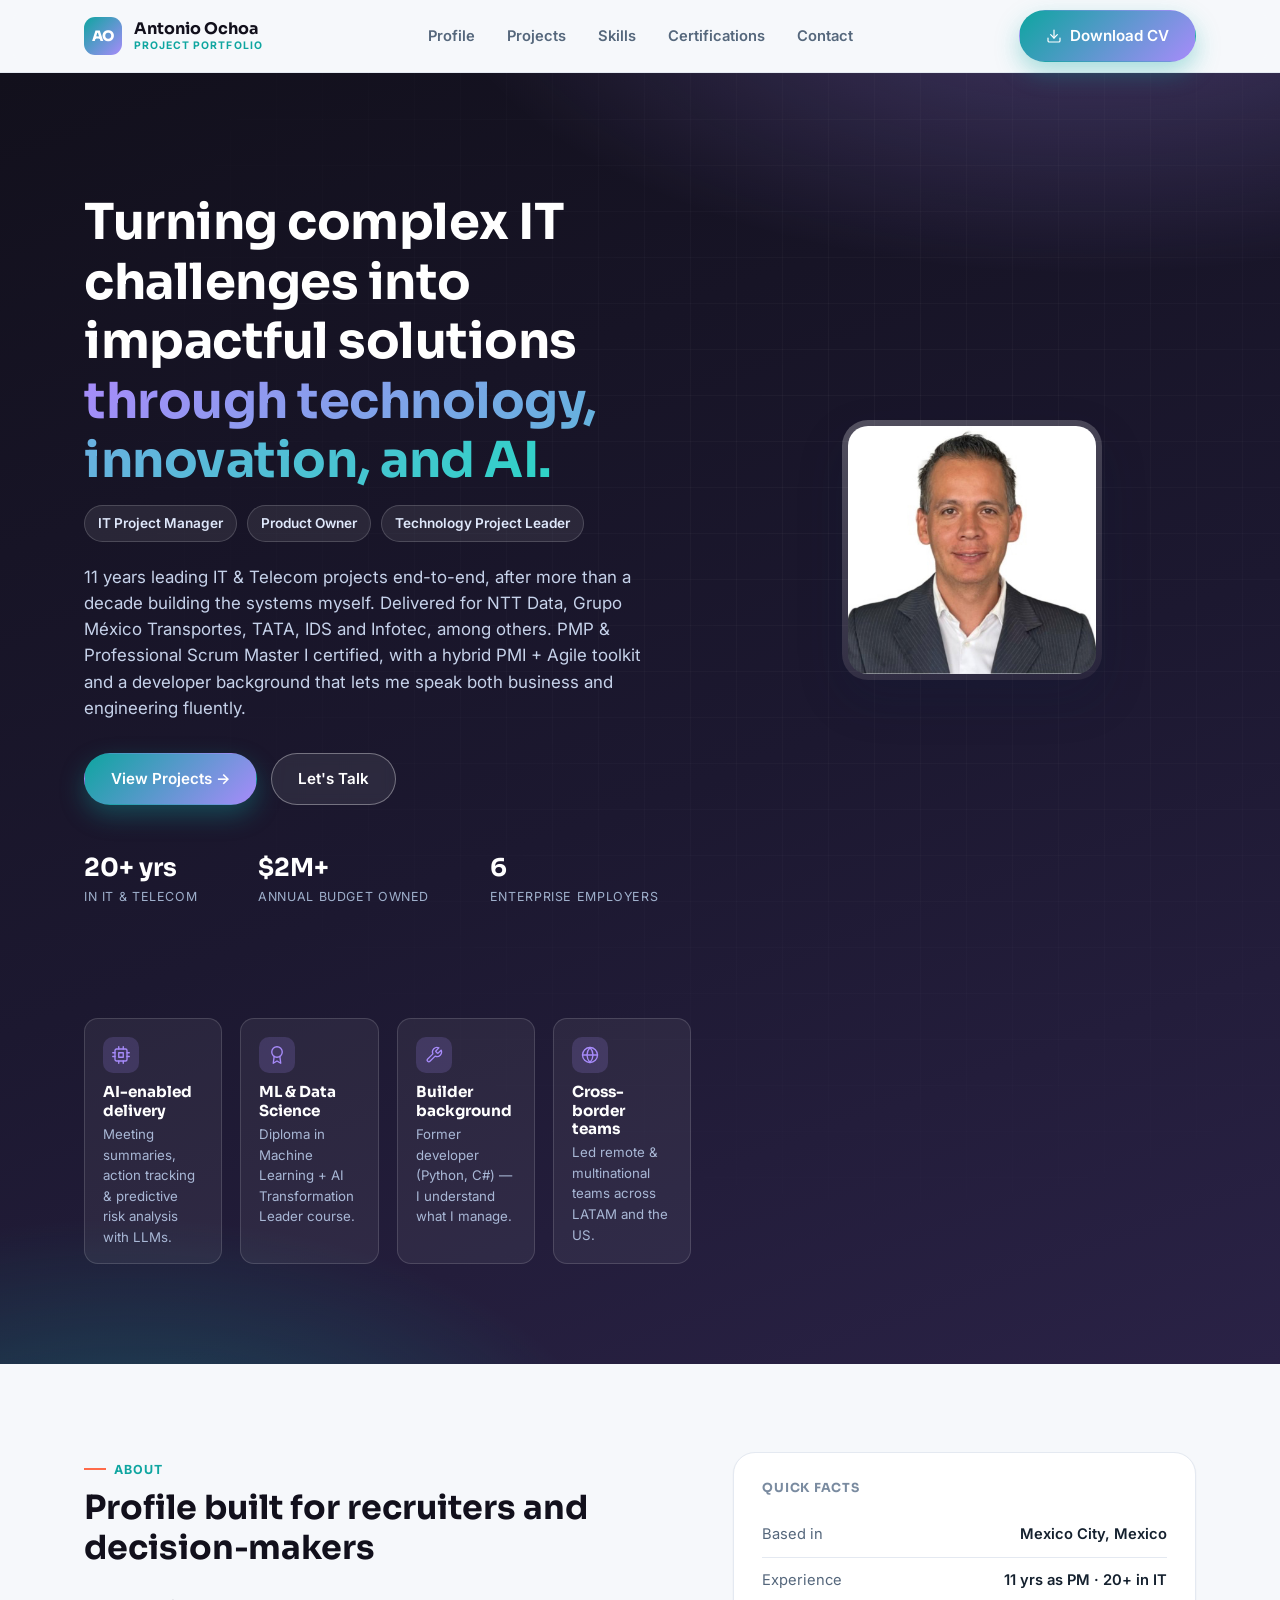
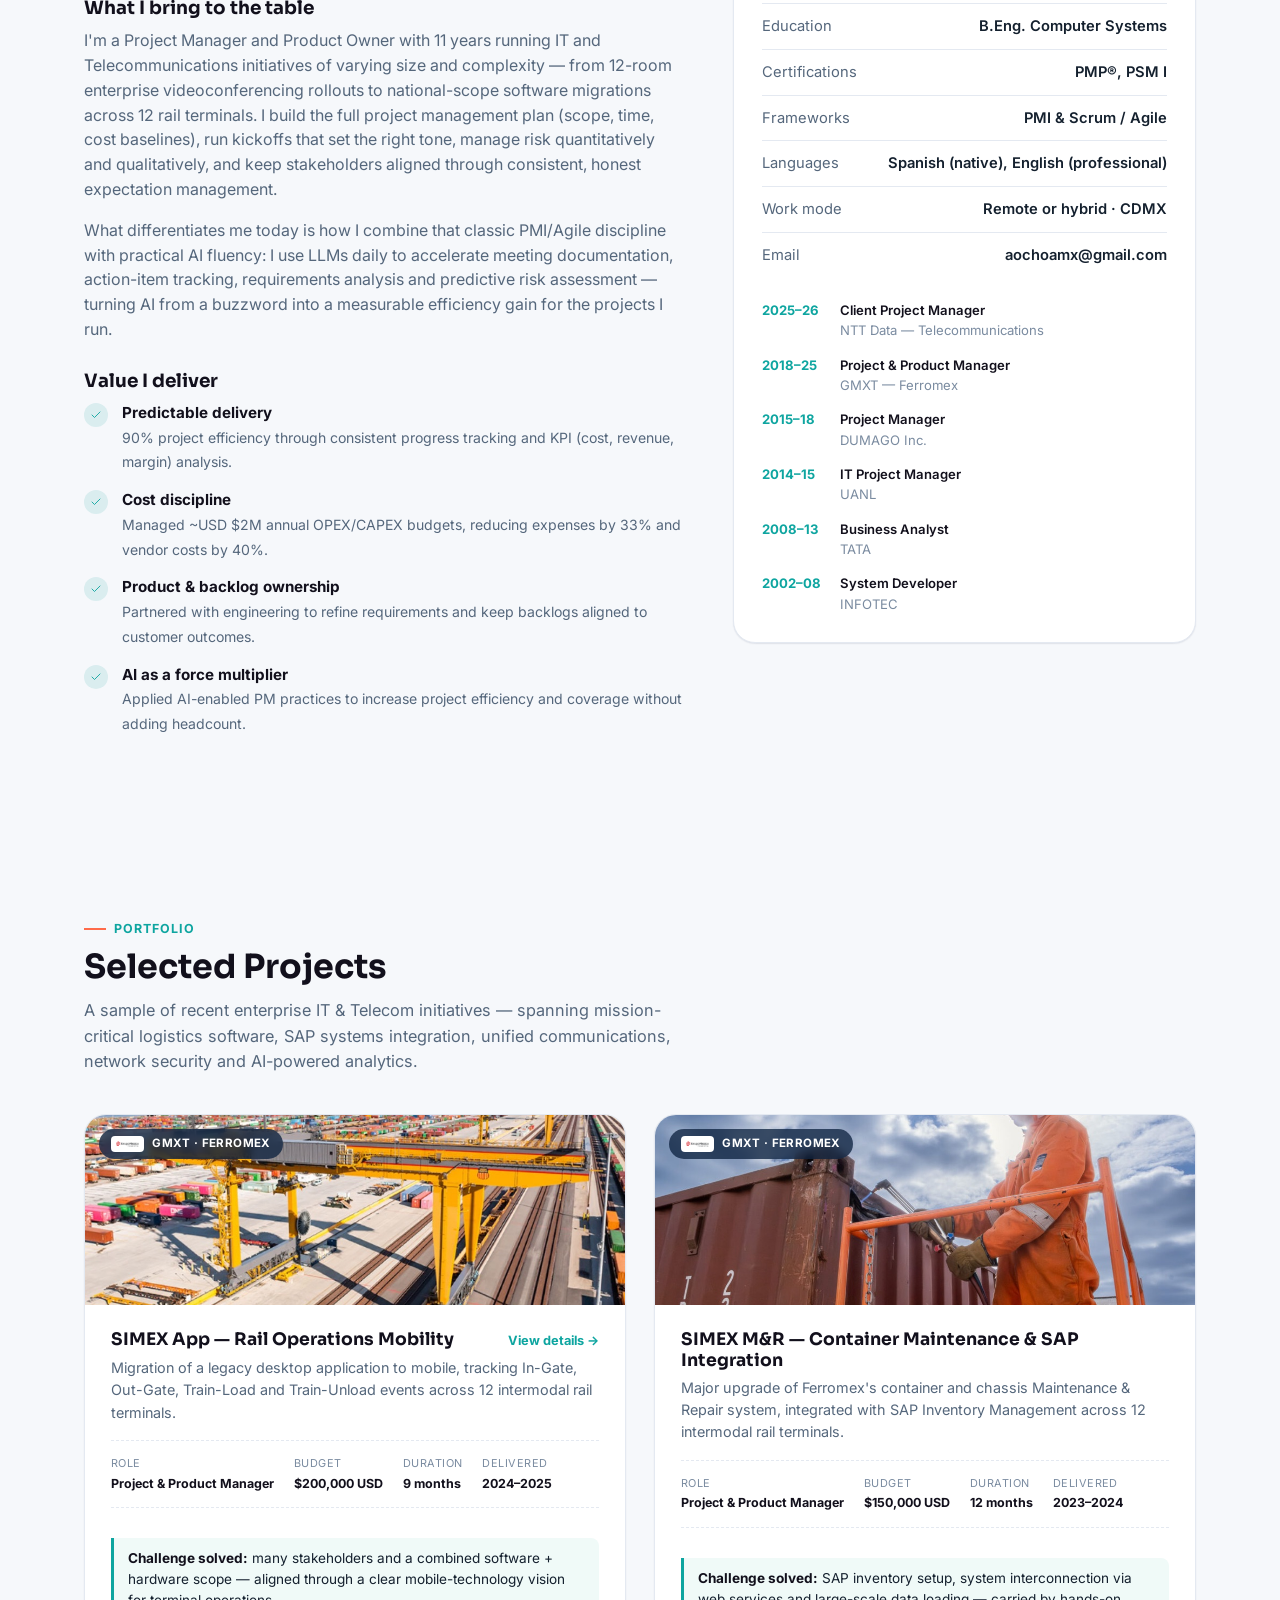
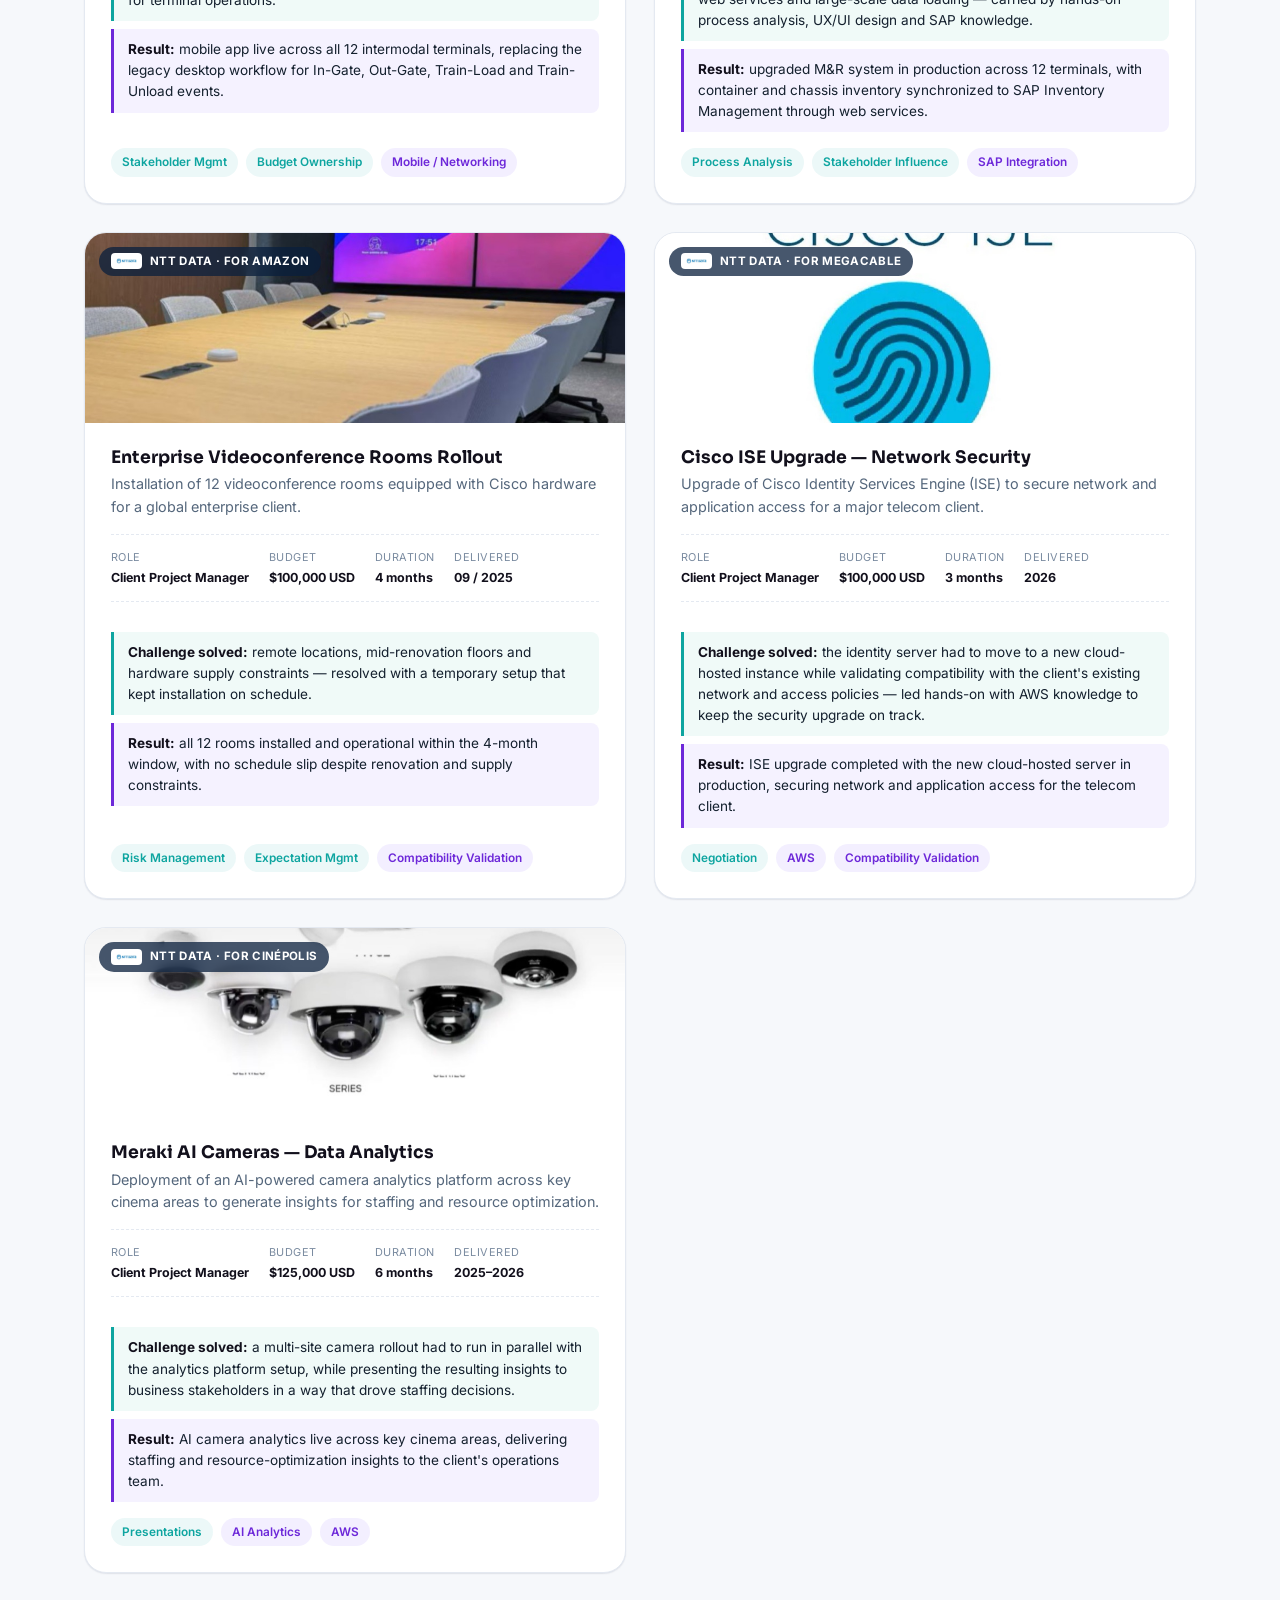
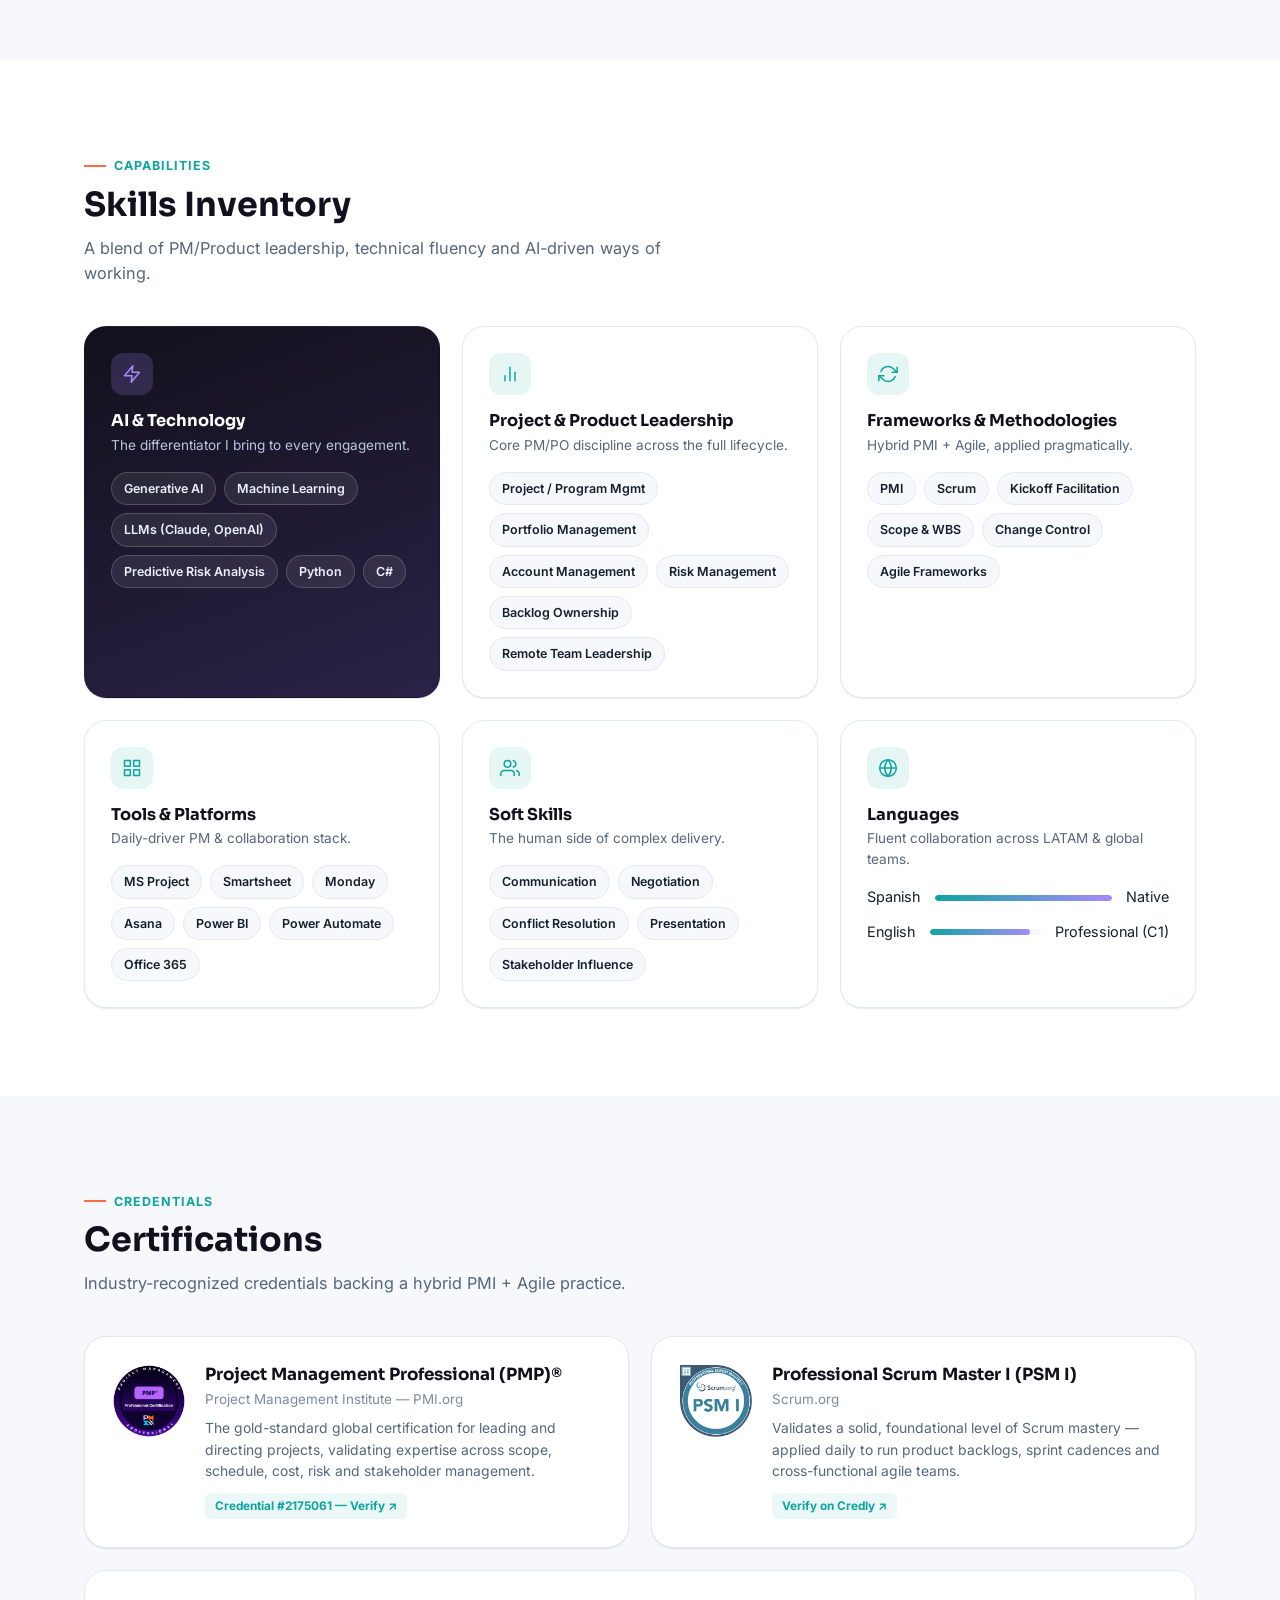
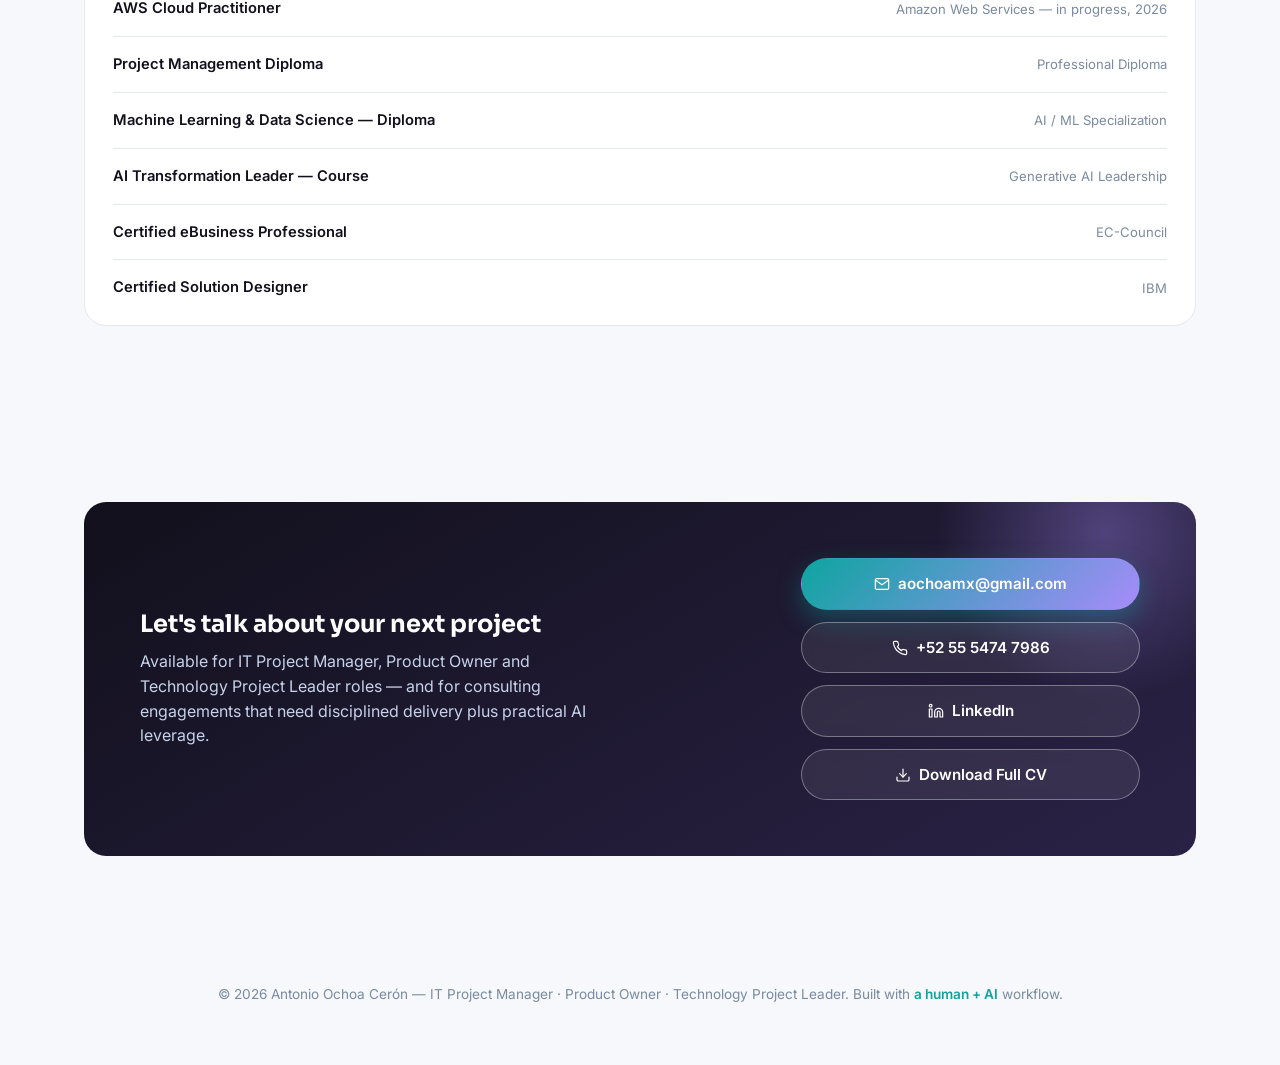
<file: index.html>
<!DOCTYPE html>
<html lang="en">
<head>
<meta charset="UTF-8">
<meta name="viewport" content="width=device-width, initial-scale=1.0">
<title>Antonio Ochoa — IT Project Manager &amp; Product Owner</title>
<meta name="description" content="Antonio Ochoa — IT Project Manager and Product Manager. 11 years delivering enterprise IT &amp; Telecom projects for NTT Data, Grupo México Transportes and TATA. PMP® and PSM I certified.">
<link rel="canonical" href="https://portfoliosf.aochoamx.workers.dev/">

<meta property="og:type" content="website">
<meta property="og:url" content="https://portfoliosf.aochoamx.workers.dev/">
<meta property="og:title" content="Antonio Ochoa — IT Project Manager &amp; Product Owner">
<meta property="og:description" content="11 years delivering enterprise IT &amp; Telecom projects for NTT Data, Grupo México Transportes and TATA. PMP® and PSM I certified.">
<meta property="og:image" content="https://portfoliosf.aochoamx.workers.dev/images/og-card.jpg">
<meta property="og:image:width" content="1200">
<meta property="og:image:height" content="630">
<meta property="og:image:alt" content="Antonio Ochoa — IT Project Manager and Product Owner">
<meta property="og:locale" content="en_US">

<meta name="twitter:card" content="summary_large_image">
<meta name="twitter:title" content="Antonio Ochoa — IT Project Manager &amp; Product Owner">
<meta name="twitter:description" content="11 years delivering enterprise IT &amp; Telecom projects for NTT Data, Grupo México Transportes and TATA. PMP® and PSM I certified.">
<meta name="twitter:image" content="https://portfoliosf.aochoamx.workers.dev/images/og-card.jpg">

<link rel="icon" href="favicon.svg" type="image/svg+xml">
<link rel="icon" href="favicon-32.png" sizes="32x32" type="image/png">
<link rel="apple-touch-icon" href="apple-touch-icon.png">
<link rel="preconnect" href="https://fonts.googleapis.com">
<link rel="preconnect" href="https://fonts.gstatic.com" crossorigin>
<link href="https://fonts.googleapis.com/css2?family=Inter:wght@400;500;600;700;800&family=Sora:wght@600;700;800&display=swap" rel="stylesheet">
<link rel="stylesheet" href="styles.css?v=20260922">

<script type="application/ld+json">
{
  "@context": "https://schema.org",
  "@type": "Person",
  "name": "Antonio Ochoa Cerón",
  "alternateName": "Antonio Ochoa",
  "jobTitle": "IT Project Manager",
  "description": "IT & Telecom Project Manager and Product Owner with 11 years leading enterprise projects. PMP and PSM I certified.",
  "url": "https://portfoliosf.aochoamx.workers.dev/",
  "image": "https://portfoliosf.aochoamx.workers.dev/images/profile-photo.jpg",
  "email": "mailto:aochoamx@gmail.com",
  "address": { "@type": "PostalAddress", "addressLocality": "Mexico City", "addressCountry": "MX" },
  "knowsLanguage": ["es", "en"],
  "hasCredential": [
    { "@type": "EducationalOccupationalCredential", "name": "Project Management Professional (PMP)", "credentialCategory": "certification", "recognizedBy": { "@type": "Organization", "name": "Project Management Institute" }, "url": "https://www.credly.com/badges/3a73d89c-10b9-4aa2-80af-96a538b14071" },
    { "@type": "EducationalOccupationalCredential", "name": "Professional Scrum Master I (PSM I)", "credentialCategory": "certification", "recognizedBy": { "@type": "Organization", "name": "Scrum.org" }, "url": "https://www.credly.com/badges/aee36dc9-8a92-43cd-8da9-2d4babbbb78f" }
  ],
  "sameAs": ["https://www.linkedin.com/in/aochoamx1"]
}
</script>
</head>
<body>

<a class="skip-link" href="#profile">Skip to content</a>

<header class="navbar">
  <div class="container">
    <a href="#top" class="brand">
      <span class="brand-mark">AO</span>
      <span class="brand-text">
        <span class="brand-name">Antonio Ochoa</span>
        <span class="brand-tag">Project Portfolio</span>
      </span>
    </a>
    <nav class="nav-links" id="primary-nav" aria-label="Primary">
      <a href="#profile">Profile</a>
      <a href="#projects">Projects</a>
      <a href="#skills">Skills</a>
      <a href="#certifications">Certifications</a>
      <a href="#contact">Contact</a>
    </nav>
    <div class="nav-cta">
      <a href="Antonio-Ochoa-CV.pdf?v=20260924b" class="btn btn-primary" download><svg width="16" height="16" viewBox="0 0 24 24" fill="none" stroke="currentColor" stroke-width="1.8" stroke-linecap="round" stroke-linejoin="round"><path d="M21 15v4a2 2 0 0 1-2 2H5a2 2 0 0 1-2-2v-4"></path><polyline points="7 10 12 15 17 10"></polyline><line x1="12" y1="15" x2="12" y2="3"></line></svg> <span class="btn-label">Download CV</span></a>
    </div>
    <button class="nav-toggle" aria-label="Open menu" aria-expanded="false" aria-controls="primary-nav"><span></span><span></span><span></span></button>
  </div>
</header>

<main id="top">

  <!-- ============ HERO / PROFILE ============ -->
  <section class="hero" id="profile">
    <div class="container">
      <div class="hero-copy">
        <h1>Turning complex IT challenges into impactful solutions <span class="accent">through technology, innovation, and AI.</span></h1>
        <div class="hero-roles">
          <span>IT Project Manager</span>
          <span>Product Owner</span>
          <span>Technology Project Leader</span>
        </div>
        <p class="lead">
          11 years leading IT &amp; Telecom projects end-to-end, after more than a decade building the systems
          myself. Delivered for NTT Data, Grupo México Transportes, TATA, IDS and Infotec, among others. PMP &amp; Professional
          Scrum Master I certified, with a hybrid PMI + Agile toolkit and a developer background that lets me
          speak both business and engineering fluently.
        </p>
        <div class="hero-actions">
          <a href="#projects" class="btn btn-primary">View Projects →</a>
          <a href="#contact" class="btn btn-ghost">Let's Talk</a>
        </div>
        <div class="hero-stats">
          <div>
            <div class="stat-num">20+ yrs</div>
            <div class="stat-label">In IT &amp; Telecom</div>
          </div>
          <div>
            <div class="stat-num">$2M+</div>
            <div class="stat-label">Annual budget owned</div>
          </div>
          <div>
            <div class="stat-num">6</div>
            <div class="stat-label">Enterprise employers</div>
          </div>
        </div>
      </div>

      <div class="hero-card">
        <div class="hero-photo-frame">
          <img src="images/profile-photo.jpg?v=20260922" alt="Portrait of Antonio Ochoa" width="800" height="800" fetchpriority="high">
        </div>
      </div>

      <div class="ai-strip">
        <div class="ai-item">
          <div class="ico"><svg width="18" height="18" viewBox="0 0 24 24" fill="none" stroke="currentColor" stroke-width="1.8" stroke-linecap="round" stroke-linejoin="round"><rect x="4" y="4" width="16" height="16" rx="2"></rect><rect x="9" y="9" width="6" height="6"></rect><path d="M9 1v3M15 1v3M9 20v3M15 20v3M20 9h3M20 14h3M1 9h3M1 14h3"></path></svg></div>
          <h4>AI-enabled delivery</h4>
          <p>Meeting summaries, action tracking &amp; predictive risk analysis with LLMs.</p>
        </div>
        <div class="ai-item">
          <div class="ico"><svg width="18" height="18" viewBox="0 0 24 24" fill="none" stroke="currentColor" stroke-width="1.8" stroke-linecap="round" stroke-linejoin="round"><circle cx="12" cy="8" r="7"></circle><polyline points="8.21 13.89 7 23 12 20 17 23 15.79 13.88"></polyline></svg></div>
          <h4>ML &amp; Data Science</h4>
          <p>Diploma in Machine Learning + AI Transformation Leader course.</p>
        </div>
        <div class="ai-item">
          <div class="ico"><svg width="18" height="18" viewBox="0 0 24 24" fill="none" stroke="currentColor" stroke-width="1.8" stroke-linecap="round" stroke-linejoin="round"><path d="M14.7 6.3a1 1 0 0 0 0 1.4l1.6 1.6a1 1 0 0 0 1.4 0l3.77-3.77a6 6 0 0 1-7.94 7.94l-6.91 6.91a2.12 2.12 0 0 1-3-3l6.91-6.91a6 6 0 0 1 7.94-7.94l-3.76 3.76z"></path></svg></div>
          <h4>Builder background</h4>
          <p>Former developer (Python, C#) — I understand what I manage.</p>
        </div>
        <div class="ai-item">
          <div class="ico"><svg width="18" height="18" viewBox="0 0 24 24" fill="none" stroke="currentColor" stroke-width="1.8" stroke-linecap="round" stroke-linejoin="round"><circle cx="12" cy="12" r="10"></circle><line x1="2" y1="12" x2="22" y2="12"></line><path d="M12 2a15.3 15.3 0 0 1 4 10 15.3 15.3 0 0 1-4 10 15.3 15.3 0 0 1-4-10 15.3 15.3 0 0 1 4-10z"></path></svg></div>
          <h4>Cross-border teams</h4>
          <p>Led remote &amp; multinational teams across LATAM and the US.</p>
        </div>
      </div>
    </div>
  </section>

  <!-- ============ PROFILE DETAIL ============ -->
  <section class="profile-detail">
    <div class="container profile-grid">
      <div class="profile-about">
        <span class="section-label">About</span>
        <h2 class="section-title">Profile built for recruiters and decision‑makers</h2>

        <h3>What I bring to the table</h3>
        <p>
          I'm a Project Manager and Product Owner with 11 years running IT and
          Telecommunications initiatives of varying size and complexity — from 12-room enterprise
          videoconferencing rollouts to national-scope software migrations across 12 rail terminals.
          I build the full project management plan (scope, time, cost baselines), run kickoffs that set
          the right tone, manage risk quantitatively and qualitatively, and keep stakeholders aligned
          through consistent, honest expectation management.
        </p>
        <p>
          What differentiates me today is how I combine that classic PMI/Agile discipline with practical
          AI fluency: I use LLMs daily to accelerate meeting documentation, action-item tracking, requirements
          analysis and predictive risk assessment — turning AI from a buzzword into a measurable efficiency
          gain for the projects I run.
        </p>

        <h3>Value I deliver</h3>
        <div class="value-list">
          <div class="value-item">
            <span class="check"><svg width="12" height="12" viewBox="0 0 24 24" fill="none" stroke="currentColor" stroke-width="1.8" stroke-linecap="round" stroke-linejoin="round"><polyline points="20 6 9 17 4 12"></polyline></svg></span>
            <div><strong>Predictable delivery</strong><span>90% project efficiency through consistent progress tracking and KPI (cost, revenue, margin) analysis.</span></div>
          </div>
          <div class="value-item">
            <span class="check"><svg width="12" height="12" viewBox="0 0 24 24" fill="none" stroke="currentColor" stroke-width="1.8" stroke-linecap="round" stroke-linejoin="round"><polyline points="20 6 9 17 4 12"></polyline></svg></span>
            <div><strong>Cost discipline</strong><span>Managed ~USD $2M annual OPEX/CAPEX budgets, reducing expenses by 33% and vendor costs by 40%.</span></div>
          </div>
          <div class="value-item">
            <span class="check"><svg width="12" height="12" viewBox="0 0 24 24" fill="none" stroke="currentColor" stroke-width="1.8" stroke-linecap="round" stroke-linejoin="round"><polyline points="20 6 9 17 4 12"></polyline></svg></span>
            <div><strong>Product &amp; backlog ownership</strong><span>Partnered with engineering to refine requirements and keep backlogs aligned to customer outcomes.</span></div>
          </div>
          <div class="value-item">
            <span class="check"><svg width="12" height="12" viewBox="0 0 24 24" fill="none" stroke="currentColor" stroke-width="1.8" stroke-linecap="round" stroke-linejoin="round"><polyline points="20 6 9 17 4 12"></polyline></svg></span>
            <div><strong>AI as a force multiplier</strong><span>Applied AI-enabled PM practices to increase project efficiency and coverage without adding headcount.</span></div>
          </div>
        </div>
      </div>

      <aside>
        <div class="info-card">
          <h4>Quick Facts</h4>
          <div class="info-row"><span>Based in</span><span>Mexico City, Mexico</span></div>
          <div class="info-row"><span>Experience</span><span>11 yrs as PM · 20+ in IT</span></div>
          <div class="info-row"><span>Education</span><span>B.Eng. Computer Systems</span></div>
          <div class="info-row"><span>Certifications</span><span>PMP®, PSM I</span></div>
          <div class="info-row"><span>Frameworks</span><span>PMI &amp; Scrum / Agile</span></div>
          <div class="info-row"><span>Languages</span><span>Spanish (native), English (professional)</span></div>
          <div class="info-row"><span>Work mode</span><span>Remote or hybrid · CDMX</span></div>
          <div class="info-row"><span>Email</span><span>aochoamx@gmail.com</span></div>

          <ul class="timeline-mini">
            <li><span class="yr">2025–26</span><div><span class="role">Client Project Manager</span><span class="co">NTT Data — Telecommunications</span></div></li>
            <li><span class="yr">2018–25</span><div><span class="role">Project &amp; Product Manager</span><span class="co">GMXT — Ferromex</span></div></li>
            <li><span class="yr">2015–18</span><div><span class="role">Project Manager</span><span class="co">DUMAGO Inc.</span></div></li>
            <li><span class="yr">2014–15</span><div><span class="role">IT Project Manager</span><span class="co">UANL</span></div></li>
            <li><span class="yr">2008–13</span><div><span class="role">Business Analyst</span><span class="co">TATA</span></div></li>
            <li><span class="yr">2002–08</span><div><span class="role">System Developer</span><span class="co">INFOTEC</span></div></li>
          </ul>
        </div>
      </aside>
    </div>
  </section>

  <!-- ============ PROJECTS ============ -->
  <section id="projects">
    <div class="container">
      <span class="section-label">Portfolio</span>
      <h2 class="section-title">Selected Projects</h2>
      <p class="section-intro">
        A sample of recent enterprise IT &amp; Telecom initiatives — spanning mission-critical logistics
        software, SAP systems integration, unified communications, network security and AI-powered analytics.
      </p>

      <div class="projects-grid">

        <!-- Project 1 -->
        <article class="project-card">
          <div class="project-media">
            <span class="project-client"><img src="images/logo-grupo-mexico.png" alt="Grupo México Transportes" width="500" height="214" loading="lazy">GMXT · Ferromex</span>
            <img src="images/project-simex-rail.jpg" alt="Intermodal rail terminal operations" width="1000" height="546" loading="lazy">
          </div>
          <div class="project-body">
            <div class="project-title-row">
              <h3><a href="simex-app.html">SIMEX App — Rail Operations Mobility</a></h3>
              <a href="simex-app.html" class="detail-link" aria-label="View SIMEX App project details">View details →</a>
            </div>
            <p class="project-scope">Migration of a legacy desktop application to mobile, tracking In-Gate, Out-Gate, Train-Load and Train-Unload events across 12 intermodal rail terminals.</p>
            <div class="project-meta">
              <div><span class="m-label">Role</span><span class="m-val">Project &amp; Product Manager</span></div>
              <div><span class="m-label">Budget</span><span class="m-val">$200,000 USD</span></div>
              <div><span class="m-label">Duration</span><span class="m-val">9 months</span></div>
              <div><span class="m-label">Delivered</span><span class="m-val">2024–2025</span></div>
            </div>
            <div class="project-impact"><strong>Challenge solved:</strong> many stakeholders and a combined software + hardware scope — aligned through a clear mobile-technology vision for terminal operations.</div>
            <div class="project-impact project-result"><strong>Result:</strong> mobile app live across all 12 intermodal terminals, replacing the legacy desktop workflow for In-Gate, Out-Gate, Train-Load and Train-Unload events.</div>
            <div class="project-tags">
              <span class="tag">Stakeholder Mgmt</span>
              <span class="tag">Budget Ownership</span>
              <span class="tag tag-cyan">Mobile / Networking</span>
            </div>
          </div>
        </article>

        <!-- Project 2 -->
        <article class="project-card">
          <div class="project-media">
            <span class="project-client"><img src="images/logo-grupo-mexico.png" alt="Grupo México Transportes" width="500" height="214" loading="lazy">GMXT · Ferromex</span>
            <img src="images/project-simex-mr.jpg" alt="Technician performing container maintenance and repair work" width="1000" height="667" loading="lazy">
          </div>
          <div class="project-body">
            <h3>SIMEX M&amp;R — Container Maintenance &amp; SAP Integration</h3>
            <p class="project-scope">Major upgrade of Ferromex's container and chassis Maintenance &amp; Repair system, integrated with SAP Inventory Management across 12 intermodal rail terminals.</p>
            <div class="project-meta">
              <div><span class="m-label">Role</span><span class="m-val">Project &amp; Product Manager</span></div>
              <div><span class="m-label">Budget</span><span class="m-val">$150,000 USD</span></div>
              <div><span class="m-label">Duration</span><span class="m-val">12 months</span></div>
              <div><span class="m-label">Delivered</span><span class="m-val">2023–2024</span></div>
            </div>
            <div class="project-impact"><strong>Challenge solved:</strong> SAP inventory setup, system interconnection via web services and large-scale data loading — carried by hands-on process analysis, UX/UI design and SAP knowledge.</div>
            <div class="project-impact project-result"><strong>Result:</strong> upgraded M&amp;R system in production across 12 terminals, with container and chassis inventory synchronized to SAP Inventory Management through web services.</div>
            <div class="project-tags">
              <span class="tag">Process Analysis</span>
              <span class="tag">Stakeholder Influence</span>
              <span class="tag tag-cyan">SAP Integration</span>
            </div>
          </div>
        </article>

        <!-- Project 3 -->
        <article class="project-card">
          <div class="project-media">
            <span class="project-client"><img src="images/logo-ntt-data.jpg" alt="NTT Data" width="400" height="190" loading="lazy">NTT Data · for Amazon</span>
            <img src="images/project-vc-rooms.jpg" alt="Enterprise videoconference room with Cisco equipment" width="1000" height="988" loading="lazy">
          </div>
          <div class="project-body">
            <h3>Enterprise Videoconference Rooms Rollout</h3>
            <p class="project-scope">Installation of 12 videoconference rooms equipped with Cisco hardware for a global enterprise client.</p>
            <div class="project-meta">
              <div><span class="m-label">Role</span><span class="m-val">Client Project Manager</span></div>
              <div><span class="m-label">Budget</span><span class="m-val">$100,000 USD</span></div>
              <div><span class="m-label">Duration</span><span class="m-val">4 months</span></div>
              <div><span class="m-label">Delivered</span><span class="m-val">09 / 2025</span></div>
            </div>
            <div class="project-impact"><strong>Challenge solved:</strong> remote locations, mid-renovation floors and hardware supply constraints — resolved with a temporary setup that kept installation on schedule.</div>
            <div class="project-impact project-result"><strong>Result:</strong> all 12 rooms installed and operational within the 4-month window, with no schedule slip despite renovation and supply constraints.</div>
            <div class="project-tags">
              <span class="tag">Risk Management</span>
              <span class="tag">Expectation Mgmt</span>
              <span class="tag tag-cyan">Compatibility Validation</span>
            </div>
          </div>
        </article>

        <!-- Project 4 -->
        <article class="project-card">
          <div class="project-media">
            <span class="project-client"><img src="images/logo-ntt-data.jpg" alt="NTT Data" width="400" height="190" loading="lazy">NTT Data · for Megacable</span>
            <img src="images/project-cisco-ise.jpg" alt="Cisco Identity Services Engine icon" width="1000" height="713" loading="lazy">
          </div>
          <div class="project-body">
            <h3>Cisco ISE Upgrade — Network Security</h3>
            <p class="project-scope">Upgrade of Cisco Identity Services Engine (ISE) to secure network and application access for a major telecom client.</p>
            <div class="project-meta">
              <div><span class="m-label">Role</span><span class="m-val">Client Project Manager</span></div>
              <div><span class="m-label">Budget</span><span class="m-val">$100,000 USD</span></div>
              <div><span class="m-label">Duration</span><span class="m-val">3 months</span></div>
              <div><span class="m-label">Delivered</span><span class="m-val">2026</span></div>
            </div>
            <div class="project-impact"><strong>Challenge solved:</strong> the identity server had to move to a new cloud-hosted instance while validating compatibility with the client's existing network and access policies — led hands-on with AWS knowledge to keep the security upgrade on track.</div>
            <div class="project-impact project-result"><strong>Result:</strong> ISE upgrade completed with the new cloud-hosted server in production, securing network and application access for the telecom client.</div>
            <div class="project-tags">
              <span class="tag">Negotiation</span>
              <span class="tag tag-cyan">AWS</span>
              <span class="tag tag-cyan">Compatibility Validation</span>
            </div>
          </div>
        </article>

        <!-- Project 5 -->
        <article class="project-card">
          <div class="project-media">
            <span class="project-client"><img src="images/logo-ntt-data.jpg" alt="NTT Data" width="400" height="190" loading="lazy">NTT Data · for Cinépolis</span>
            <img src="images/project-meraki-cameras.jpg" alt="Cisco Meraki smart camera lineup" width="1000" height="658" loading="lazy">
          </div>
          <div class="project-body">
            <h3>Meraki AI Cameras — Data Analytics</h3>
            <p class="project-scope">Deployment of an AI-powered camera analytics platform across key cinema areas to generate insights for staffing and resource optimization.</p>
            <div class="project-meta">
              <div><span class="m-label">Role</span><span class="m-val">Client Project Manager</span></div>
              <div><span class="m-label">Budget</span><span class="m-val">$125,000 USD</span></div>
              <div><span class="m-label">Duration</span><span class="m-val">6 months</span></div>
              <div><span class="m-label">Delivered</span><span class="m-val">2025–2026</span></div>
            </div>
            <div class="project-impact"><strong>Challenge solved:</strong> a multi-site camera rollout had to run in parallel with the analytics platform setup, while presenting the resulting insights to business stakeholders in a way that drove staffing decisions.</div>
            <div class="project-impact project-result"><strong>Result:</strong> AI camera analytics live across key cinema areas, delivering staffing and resource-optimization insights to the client's operations team.</div>
            <div class="project-tags">
              <span class="tag">Presentations</span>
              <span class="tag tag-cyan">AI Analytics</span>
              <span class="tag tag-cyan">AWS</span>
            </div>
          </div>
        </article>

      </div>
    </div>
  </section>

  <!-- ============ SKILLS ============ -->
  <section id="skills" style="background:var(--surface);">
    <div class="container">
      <span class="section-label">Capabilities</span>
      <h2 class="section-title">Skills Inventory</h2>
      <p class="section-intro">A blend of PM/Product leadership, technical fluency and AI-driven ways of working.</p>

      <div class="skills-grid">
        <div class="skill-card featured">
          <div class="ico"><svg width="20" height="20" viewBox="0 0 24 24" fill="none" stroke="currentColor" stroke-width="1.8" stroke-linecap="round" stroke-linejoin="round"><polygon points="13 2 3 14 12 14 11 22 21 10 12 10 13 2"></polygon></svg></div>
          <h3>AI &amp; Technology</h3>
          <p class="desc">The differentiator I bring to every engagement.</p>
          <div class="pill-row">
            <span class="pill">Generative AI</span>
            <span class="pill">Machine Learning</span>
            <span class="pill">LLMs (Claude, OpenAI)</span>
            <span class="pill">Predictive Risk Analysis</span>
            <span class="pill">Python</span>
            <span class="pill">C#</span>
          </div>
        </div>

        <div class="skill-card">
          <div class="ico"><svg width="20" height="20" viewBox="0 0 24 24" fill="none" stroke="currentColor" stroke-width="1.8" stroke-linecap="round" stroke-linejoin="round"><line x1="18" y1="20" x2="18" y2="10"></line><line x1="12" y1="20" x2="12" y2="4"></line><line x1="6" y1="20" x2="6" y2="14"></line></svg></div>
          <h3>Project &amp; Product Leadership</h3>
          <p class="desc">Core PM/PO discipline across the full lifecycle.</p>
          <div class="pill-row">
            <span class="pill">Project / Program Mgmt</span>
            <span class="pill">Portfolio Management</span>
            <span class="pill">Account Management</span>
            <span class="pill">Risk Management</span>
            <span class="pill">Backlog Ownership</span>
            <span class="pill">Remote Team Leadership</span>
          </div>
        </div>

        <div class="skill-card">
          <div class="ico"><svg width="20" height="20" viewBox="0 0 24 24" fill="none" stroke="currentColor" stroke-width="1.8" stroke-linecap="round" stroke-linejoin="round"><polyline points="23 4 23 10 17 10"></polyline><polyline points="1 20 1 14 7 14"></polyline><path d="M3.51 9a9 9 0 0 1 14.85-3.36L23 10M1 14l4.64 4.36A9 9 0 0 0 20.49 15"></path></svg></div>
          <h3>Frameworks &amp; Methodologies</h3>
          <p class="desc">Hybrid PMI + Agile, applied pragmatically.</p>
          <div class="pill-row">
            <span class="pill">PMI</span>
            <span class="pill">Scrum</span>
            <span class="pill">Kickoff Facilitation</span>
            <span class="pill">Scope &amp; WBS</span>
            <span class="pill">Change Control</span>
            <span class="pill">Agile Frameworks</span>
          </div>
        </div>

        <div class="skill-card">
          <div class="ico"><svg width="20" height="20" viewBox="0 0 24 24" fill="none" stroke="currentColor" stroke-width="1.8" stroke-linecap="round" stroke-linejoin="round"><rect x="3" y="3" width="7" height="7"></rect><rect x="14" y="3" width="7" height="7"></rect><rect x="14" y="14" width="7" height="7"></rect><rect x="3" y="14" width="7" height="7"></rect></svg></div>
          <h3>Tools &amp; Platforms</h3>
          <p class="desc">Daily-driver PM &amp; collaboration stack.</p>
          <div class="pill-row">
            <span class="pill">MS Project</span>
            <span class="pill">Smartsheet</span>
            <span class="pill">Monday</span>
            <span class="pill">Asana</span>
            <span class="pill">Power BI</span>
            <span class="pill">Power Automate</span>
            <span class="pill">Office 365</span>
          </div>
        </div>

        <div class="skill-card">
          <div class="ico"><svg width="20" height="20" viewBox="0 0 24 24" fill="none" stroke="currentColor" stroke-width="1.8" stroke-linecap="round" stroke-linejoin="round"><path d="M17 21v-2a4 4 0 0 0-4-4H5a4 4 0 0 0-4 4v2"></path><circle cx="9" cy="7" r="4"></circle><path d="M23 21v-2a4 4 0 0 0-3-3.87"></path><path d="M16 3.13a4 4 0 0 1 0 7.75"></path></svg></div>
          <h3>Soft Skills</h3>
          <p class="desc">The human side of complex delivery.</p>
          <div class="pill-row">
            <span class="pill">Communication</span>
            <span class="pill">Negotiation</span>
            <span class="pill">Conflict Resolution</span>
            <span class="pill">Presentation</span>
            <span class="pill">Stakeholder Influence</span>
          </div>
        </div>

        <div class="skill-card">
          <div class="ico"><svg width="20" height="20" viewBox="0 0 24 24" fill="none" stroke="currentColor" stroke-width="1.8" stroke-linecap="round" stroke-linejoin="round"><circle cx="12" cy="12" r="10"></circle><line x1="2" y1="12" x2="22" y2="12"></line><path d="M12 2a15.3 15.3 0 0 1 4 10 15.3 15.3 0 0 1-4 10 15.3 15.3 0 0 1-4-10 15.3 15.3 0 0 1 4-10z"></path></svg></div>
          <h3>Languages</h3>
          <p class="desc">Fluent collaboration across LATAM &amp; global teams.</p>
          <div class="lang-row">
            <div class="lang-item"><span>Spanish</span><div class="lang-bar"><span style="width:100%;"></span></div><span>Native</span></div>
            <div class="lang-item"><span>English</span><div class="lang-bar"><span style="width:90%;"></span></div><span>Professional (C1)</span></div>
          </div>
        </div>
      </div>
    </div>
  </section>

  <!-- ============ CERTIFICATIONS ============ -->
  <section id="certifications">
    <div class="container">
      <span class="section-label">Credentials</span>
      <h2 class="section-title">Certifications</h2>
      <p class="section-intro">Industry-recognized credentials backing a hybrid PMI + Agile practice.</p>

      <div class="cert-grid">
        <div class="cert-card">
          <a class="cert-badge" href="https://www.credly.com/badges/3a73d89c-10b9-4aa2-80af-96a538b14071" target="_blank" rel="noopener noreferrer" aria-label="Verify the PMP credential on Credly"><img src="images/cert-pmp.png" alt="PMP certification badge issued by the Project Management Institute" width="256" height="256" loading="lazy"></a>
          <div>
            <h3>Project Management Professional (PMP)®</h3>
            <div class="cert-issuer">Project Management Institute — PMI.org</div>
            <p>The gold-standard global certification for leading and directing projects, validating expertise across scope, schedule, cost, risk and stakeholder management.</p>
            <a class="cert-id" href="https://www.credly.com/badges/3a73d89c-10b9-4aa2-80af-96a538b14071" target="_blank" rel="noopener noreferrer">Credential #2175061 — Verify ↗</a>
          </div>
        </div>

        <div class="cert-card">
          <a class="cert-badge" href="https://www.credly.com/badges/aee36dc9-8a92-43cd-8da9-2d4babbbb78f" target="_blank" rel="noopener noreferrer" aria-label="Verify the Professional Scrum Master I credential on Credly"><img src="images/cert-psm.png" alt="Professional Scrum Master I badge issued by Scrum.org" width="256" height="256" loading="lazy"></a>
          <div>
            <h3>Professional Scrum Master I (PSM I)</h3>
            <div class="cert-issuer">Scrum.org</div>
            <p>Validates a solid, foundational level of Scrum mastery — applied daily to run product backlogs, sprint cadences and cross-functional agile teams.</p>
            <a class="cert-id" href="https://www.credly.com/badges/aee36dc9-8a92-43cd-8da9-2d4babbbb78f" target="_blank" rel="noopener noreferrer">Verify on Credly ↗</a>
          </div>
        </div>
      </div>

      <ul class="cert-list">
        <li>
          <div><span class="cl-name">AWS Cloud Practitioner</span></div>
          <span class="cl-issuer">Amazon Web Services — in progress, 2026</span>
        </li>
        <li>
          <div><span class="cl-name">Project Management Diploma</span></div>
          <span class="cl-issuer">Professional Diploma</span>
        </li>
        <li>
          <div><span class="cl-name">Machine Learning &amp; Data Science — Diploma</span></div>
          <span class="cl-issuer">AI / ML Specialization</span>
        </li>
        <li>
          <div><span class="cl-name">AI Transformation Leader — Course</span></div>
          <span class="cl-issuer">Generative AI Leadership</span>
        </li>
        <li>
          <div><span class="cl-name">Certified eBusiness Professional</span></div>
          <span class="cl-issuer">EC-Council</span>
        </li>
        <li>
          <div><span class="cl-name">Certified Solution Designer</span></div>
          <span class="cl-issuer">IBM</span>
        </li>
      </ul>
    </div>
  </section>

  <!-- ============ CONTACT / CTA ============ -->
  <section id="contact">
    <div class="container">
      <div class="cta">
        <div>
          <h2>Let's talk about your next project</h2>
          <p>
            Available for IT Project Manager, Product Owner and Technology Project Leader roles —
            and for consulting engagements that need disciplined delivery plus practical AI leverage.
          </p>
        </div>
        <div class="cta-actions">
          <a href="mailto:aochoamx@gmail.com" class="btn btn-primary"><svg width="16" height="16" viewBox="0 0 24 24" fill="none" stroke="currentColor" stroke-width="1.8" stroke-linecap="round" stroke-linejoin="round"><path d="M4 4h16c1.1 0 2 .9 2 2v12c0 1.1-.9 2-2 2H4c-1.1 0-2-.9-2-2V6c0-1.1.9-2 2-2z"></path><polyline points="22 6 12 13 2 6"></polyline></svg> aochoamx@gmail.com</a>
          <a href="tel:+525554747986" class="btn btn-ghost"><svg width="16" height="16" viewBox="0 0 24 24" fill="none" stroke="currentColor" stroke-width="1.8" stroke-linecap="round" stroke-linejoin="round"><path d="M22 16.92v3a2 2 0 0 1-2.18 2 19.79 19.79 0 0 1-8.63-3.07 19.5 19.5 0 0 1-6-6 19.79 19.79 0 0 1-3.07-8.67A2 2 0 0 1 4.11 2h3a2 2 0 0 1 2 1.72c.13.96.36 1.9.7 2.81a2 2 0 0 1-.45 2.11L8.09 9.91a16 16 0 0 0 6 6l1.27-1.27a2 2 0 0 1 2.11-.45c.91.34 1.85.57 2.81.7A2 2 0 0 1 22 16.92z"></path></svg> +52 55 5474 7986</a>
          <a href="https://www.linkedin.com/in/aochoamx1" class="btn btn-ghost" target="_blank" rel="noopener noreferrer"><svg width="16" height="16" viewBox="0 0 24 24" fill="none" stroke="currentColor" stroke-width="1.8" stroke-linecap="round" stroke-linejoin="round"><path d="M16 8a6 6 0 0 1 6 6v7h-4v-7a2 2 0 0 0-2-2 2 2 0 0 0-2 2v7h-4v-7a6 6 0 0 1 6-6z"></path><rect x="2" y="9" width="4" height="12"></rect><circle cx="4" cy="4" r="2"></circle></svg> LinkedIn</a>
          <a href="Antonio-Ochoa-CV.pdf?v=20260924b" class="btn btn-ghost" download><svg width="16" height="16" viewBox="0 0 24 24" fill="none" stroke="currentColor" stroke-width="1.8" stroke-linecap="round" stroke-linejoin="round"><path d="M21 15v4a2 2 0 0 1-2 2H5a2 2 0 0 1-2-2v-4"></path><polyline points="7 10 12 15 17 10"></polyline><line x1="12" y1="15" x2="12" y2="3"></line></svg> Download Full CV</a>
        </div>
      </div>
    </div>
  </section>

</main>

<footer>
  <div class="container">
    © <span id="year"></span> Antonio Ochoa Cerón — IT Project Manager · Product Owner · Technology Project Leader.
    Built with <a href="mailto:aochoamx@gmail.com">a human + AI</a> workflow.
  </div>
</footer>

<script>
  document.getElementById('year').textContent = new Date().getFullYear();
  const toggle = document.querySelector('.nav-toggle');
  const links = document.querySelector('.nav-links');
  if (toggle && links) {
    const setOpen = (open) => {
      links.classList.toggle('open', open);
      toggle.setAttribute('aria-expanded', String(open));
      toggle.setAttribute('aria-label', open ? 'Close menu' : 'Open menu');
    };
    toggle.addEventListener('click', () => setOpen(!links.classList.contains('open')));
    links.querySelectorAll('a').forEach((a) => a.addEventListener('click', () => setOpen(false)));
    document.addEventListener('keydown', (e) => { if (e.key === 'Escape') setOpen(false); });
  }
</script>

</body>
</html>
</file>
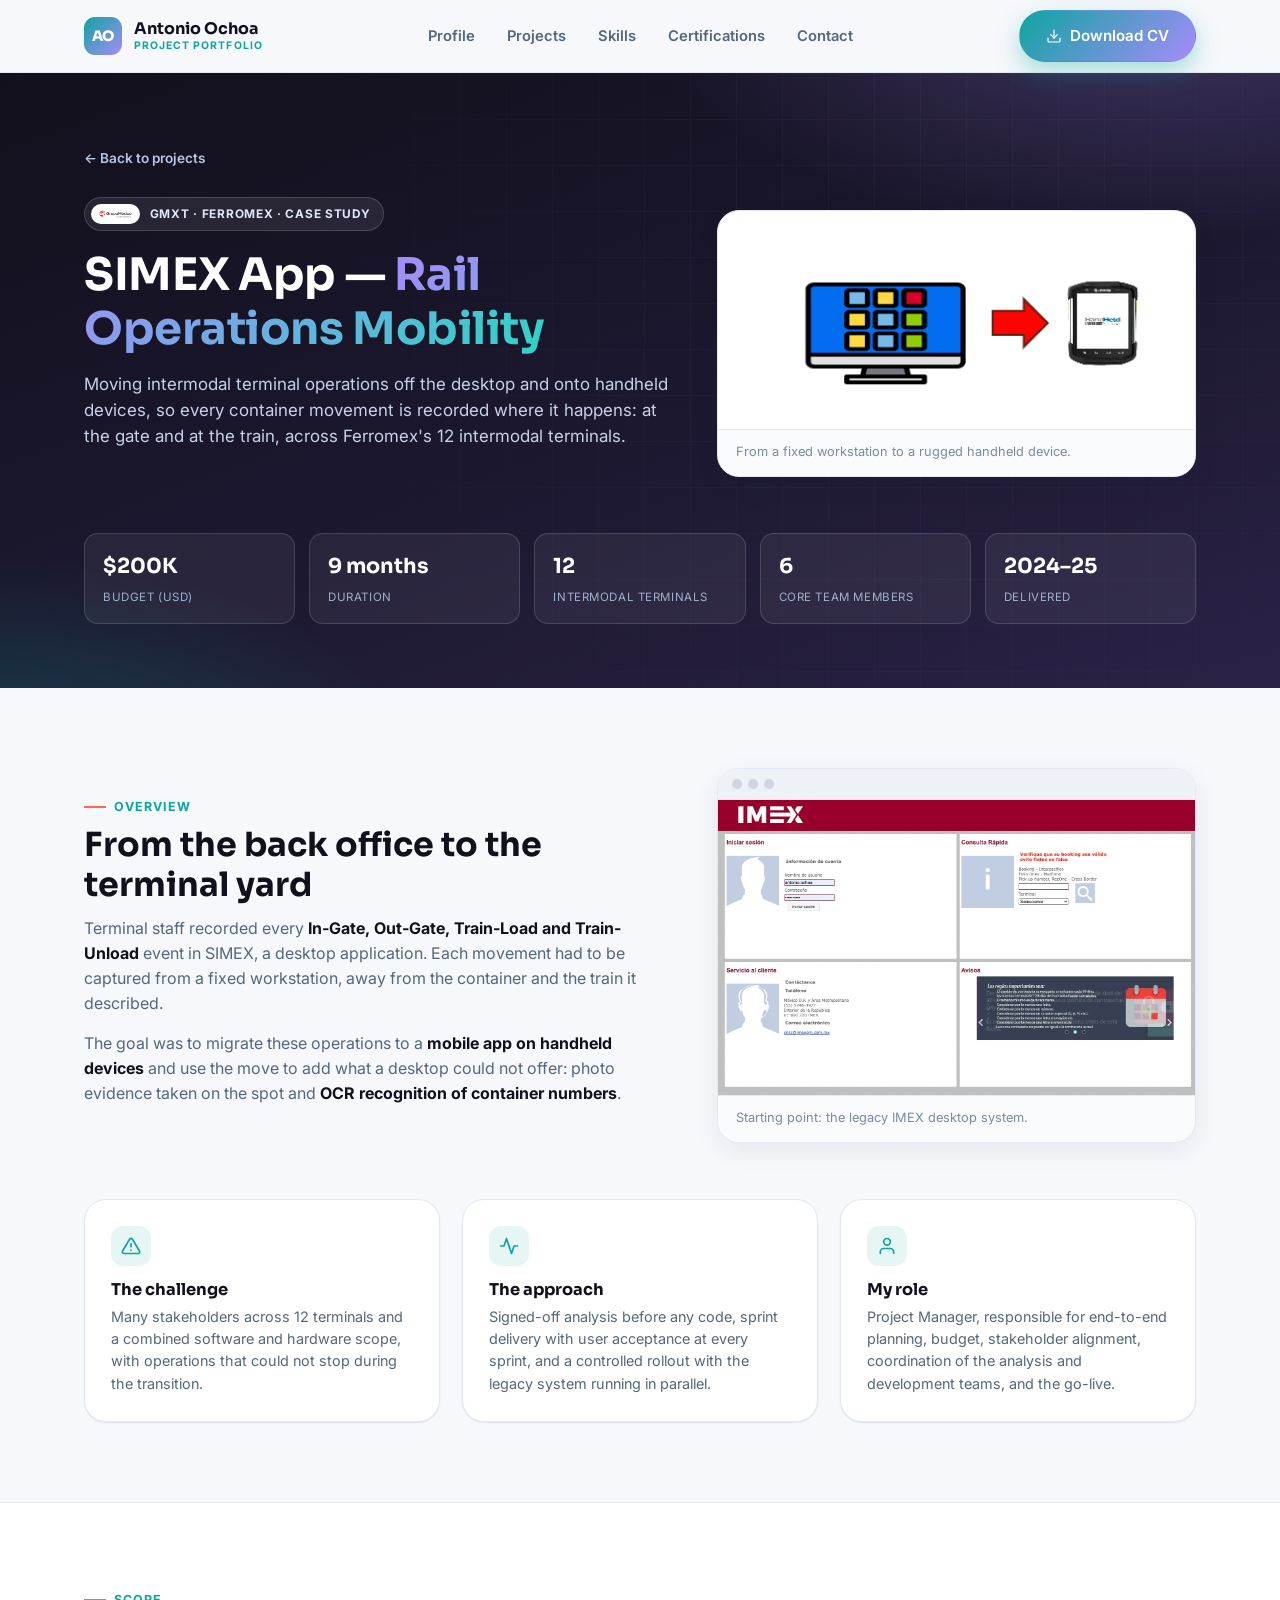
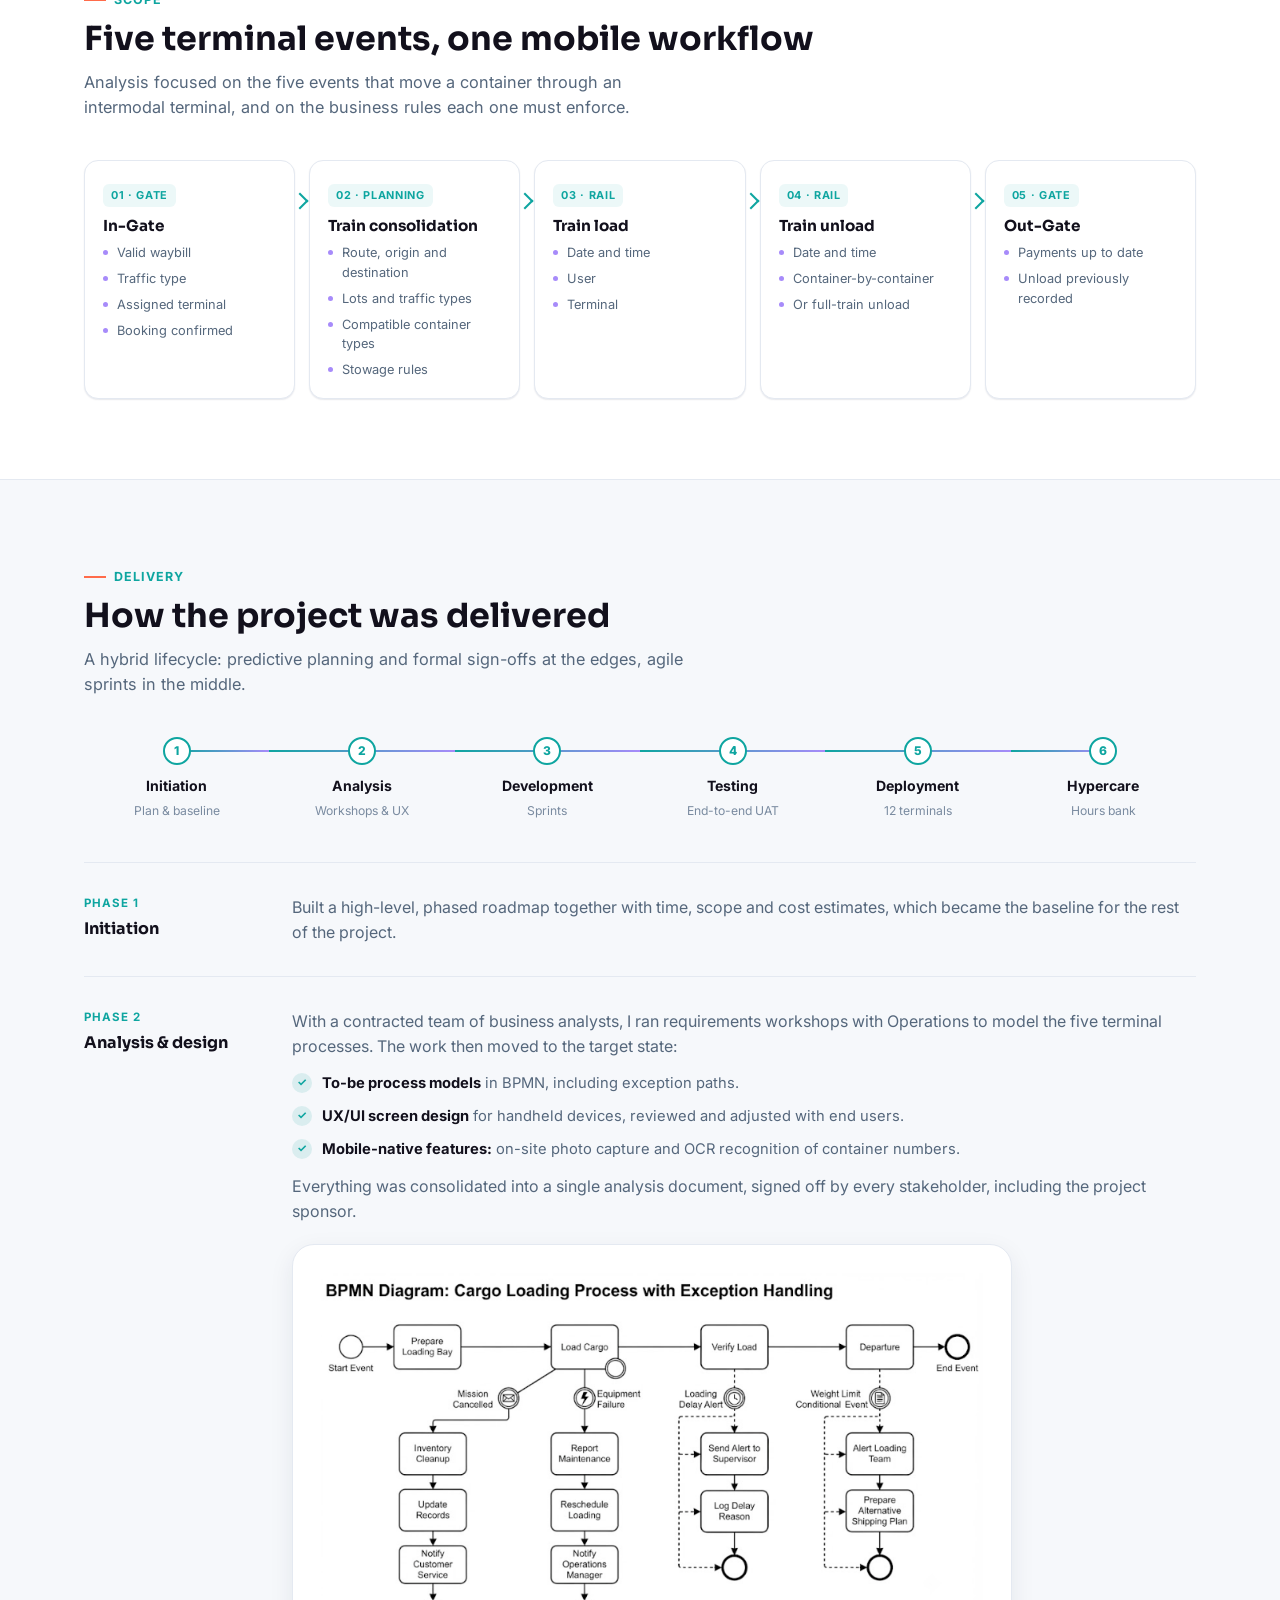
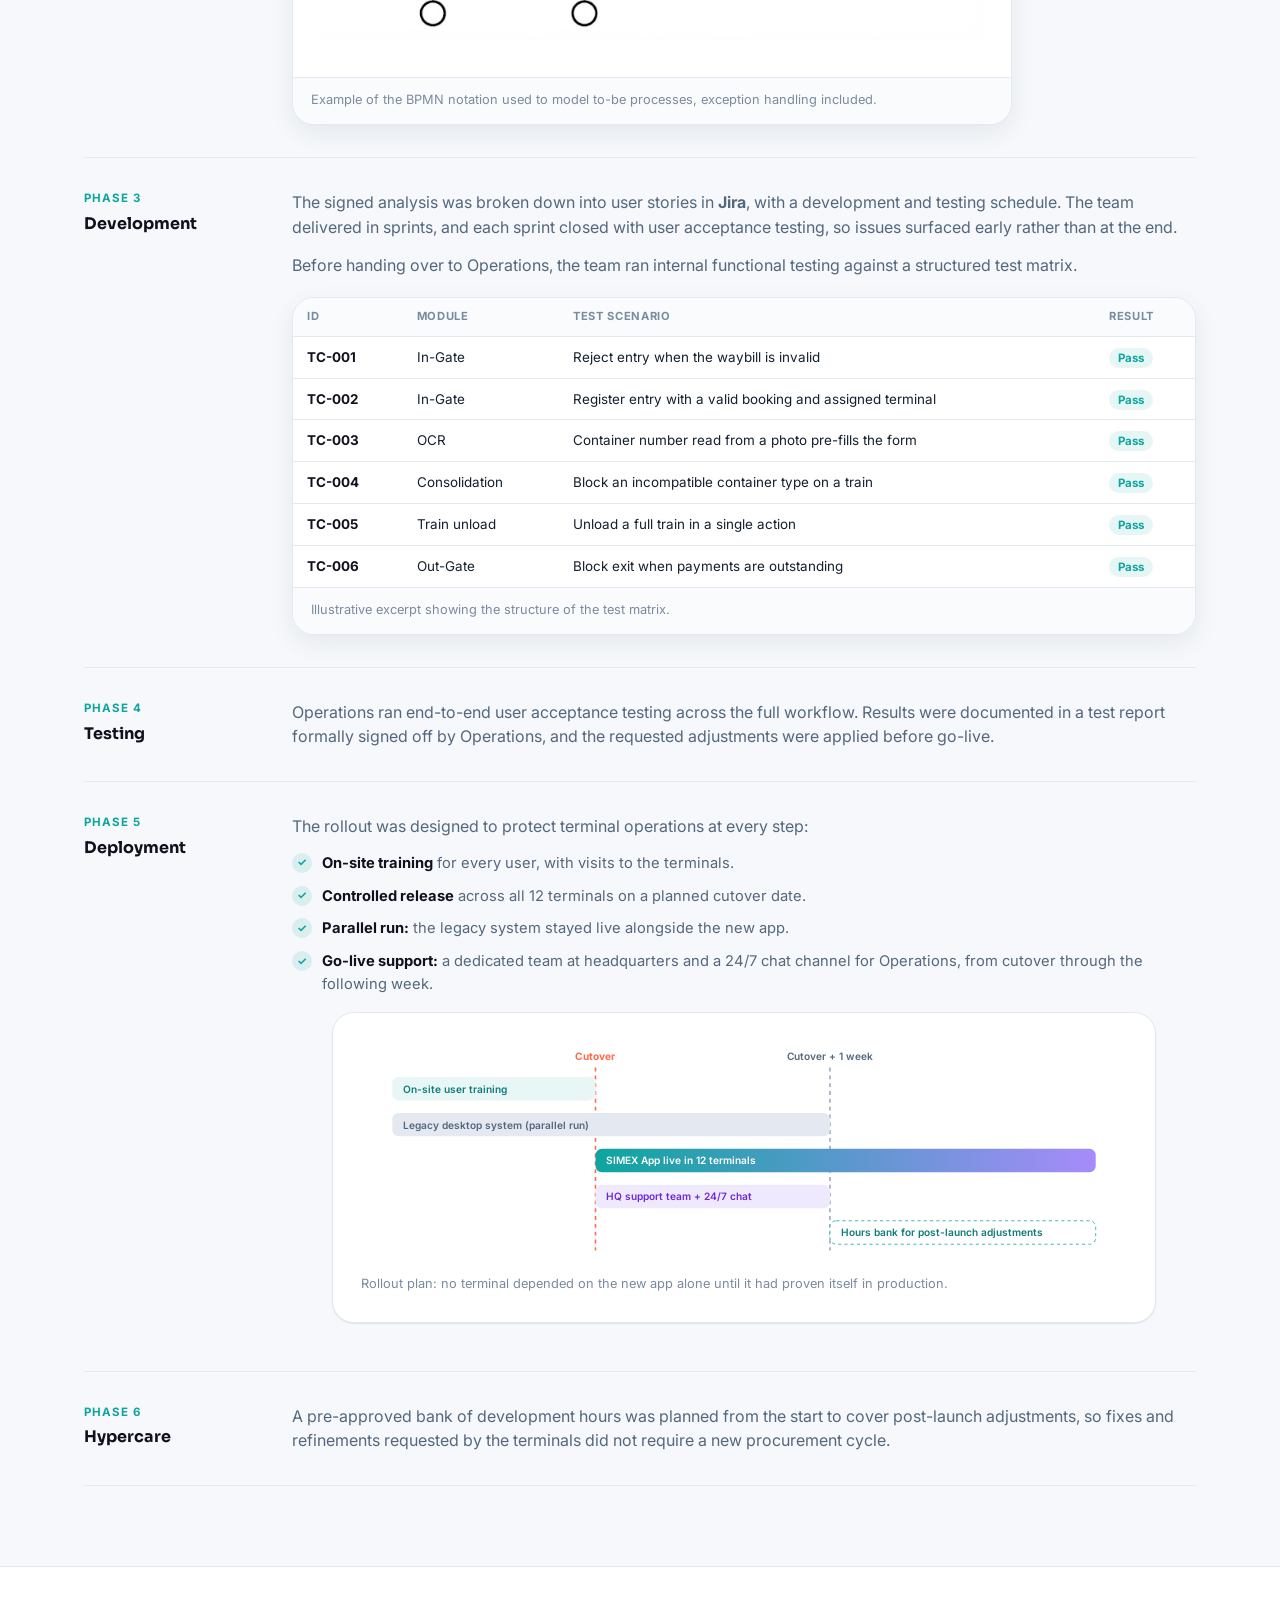
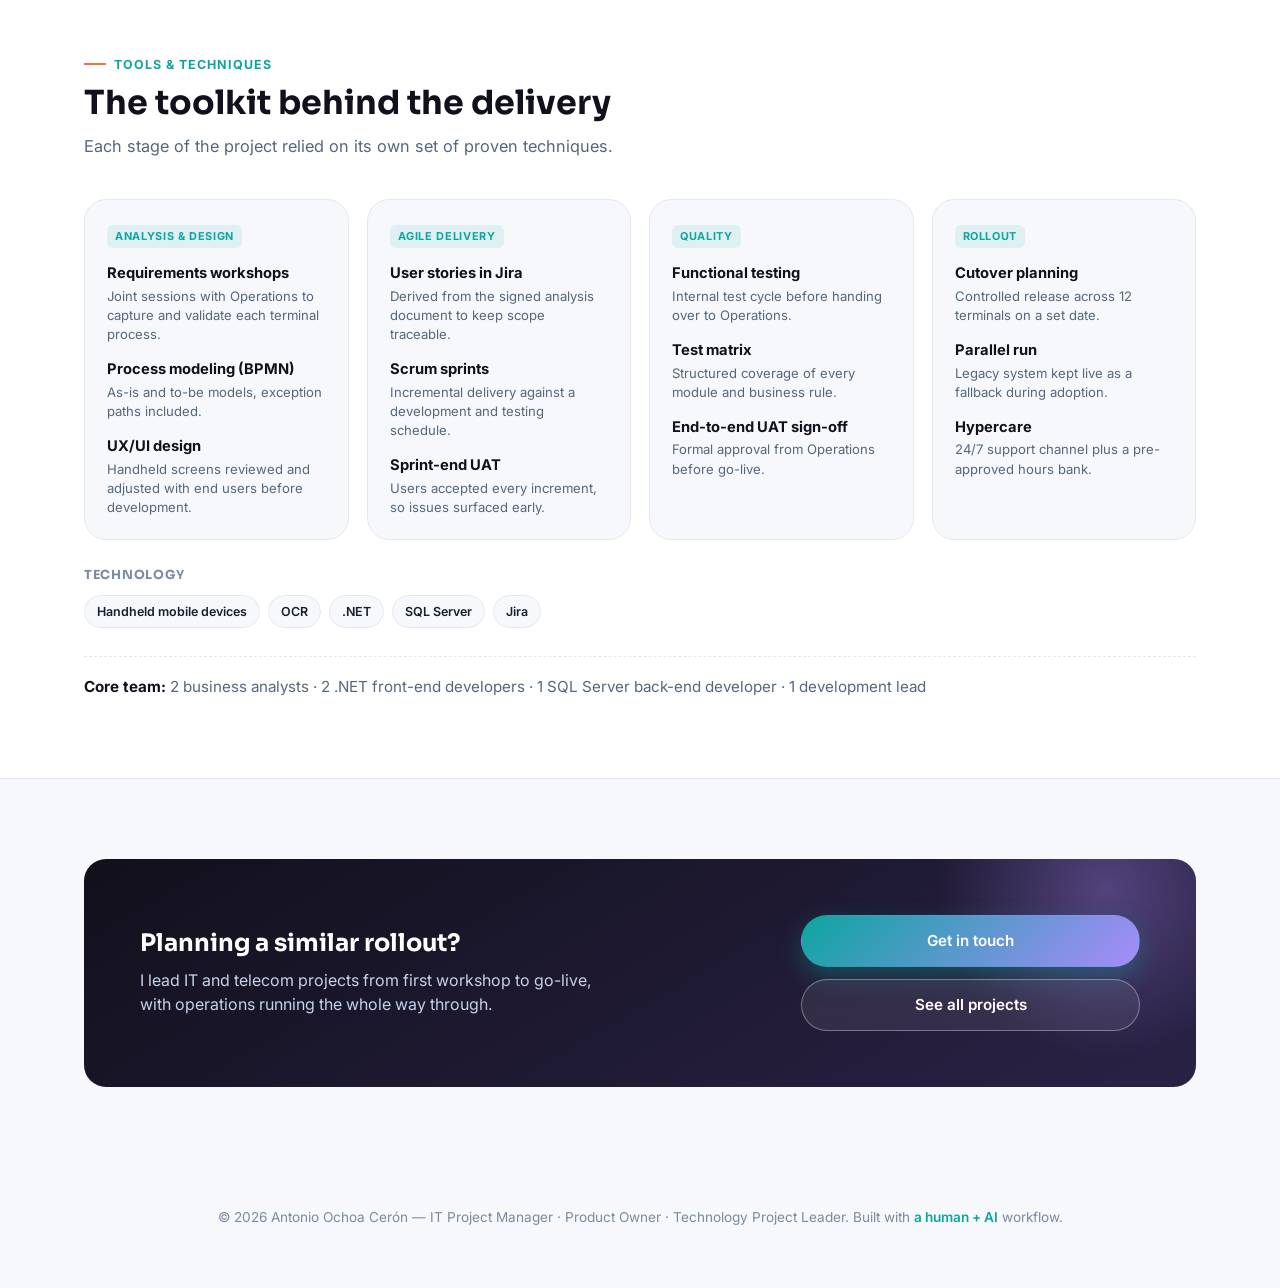
<file: simex-app.html>
<!DOCTYPE html>
<html lang="en">
<head>
<meta charset="UTF-8">
<meta name="viewport" content="width=device-width, initial-scale=1.0">
<title>SIMEX App — Rail Operations Mobility | Antonio Ochoa</title>
<meta name="description" content="Case study: migrating Ferromex's intermodal terminal operations from a desktop system to a handheld mobile app across 12 rail terminals. $200K budget, 9 months, delivered 2024–2025.">
<link rel="canonical" href="https://portfoliosf.aochoamx.workers.dev/simex-app">

<meta property="og:type" content="article">
<meta property="og:url" content="https://portfoliosf.aochoamx.workers.dev/simex-app">
<meta property="og:title" content="SIMEX App — Rail Operations Mobility | Antonio Ochoa">
<meta property="og:description" content="Migrating intermodal terminal operations from desktop to handheld mobile devices across 12 Ferromex rail terminals.">
<meta property="og:image" content="https://portfoliosf.aochoamx.workers.dev/images/project-simex-rail.jpg">
<meta property="og:locale" content="en_US">
<meta name="twitter:card" content="summary_large_image">

<link rel="icon" href="favicon.svg" type="image/svg+xml">
<link rel="icon" href="favicon-32.png" sizes="32x32" type="image/png">
<link rel="apple-touch-icon" href="apple-touch-icon.png">
<link rel="preconnect" href="https://fonts.googleapis.com">
<link rel="preconnect" href="https://fonts.gstatic.com" crossorigin>
<link href="https://fonts.googleapis.com/css2?family=Inter:wght@400;500;600;700;800&family=Sora:wght@600;700;800&display=swap" rel="stylesheet">
<link rel="stylesheet" href="styles.css?v=20260922">
<link rel="stylesheet" href="project.css?v=20260922">
</head>
<body>

<a class="skip-link" href="#main">Skip to content</a>

<header class="navbar">
  <div class="container">
    <a href="index.html" class="brand">
      <span class="brand-mark">AO</span>
      <span class="brand-text">
        <span class="brand-name">Antonio Ochoa</span>
        <span class="brand-tag">Project Portfolio</span>
      </span>
    </a>
    <nav class="nav-links" id="primary-nav" aria-label="Primary">
      <a href="index.html#profile">Profile</a>
      <a href="index.html#projects">Projects</a>
      <a href="index.html#skills">Skills</a>
      <a href="index.html#certifications">Certifications</a>
      <a href="index.html#contact">Contact</a>
    </nav>
    <div class="nav-cta">
      <a href="Antonio-Ochoa-CV.pdf?v=20260924b" class="btn btn-primary" download><svg width="16" height="16" viewBox="0 0 24 24" fill="none" stroke="currentColor" stroke-width="1.8" stroke-linecap="round" stroke-linejoin="round"><path d="M21 15v4a2 2 0 0 1-2 2H5a2 2 0 0 1-2-2v-4"></path><polyline points="7 10 12 15 17 10"></polyline><line x1="12" y1="15" x2="12" y2="3"></line></svg> <span class="btn-label">Download CV</span></a>
    </div>
    <button class="nav-toggle" aria-label="Open menu" aria-expanded="false" aria-controls="primary-nav"><span></span><span></span><span></span></button>
  </div>
</header>

<main id="main">

<!-- ============ HERO ============ -->
<section class="pd-hero">
  <div class="container">
    <a href="index.html#projects" class="pd-back">← Back to projects</a>
    <div class="pd-split">
      <div>
        <span class="pd-client"><img src="images/logo-grupo-mexico.png" alt="Grupo México Transportes">GMXT · Ferromex · Case study</span>
        <h1>SIMEX App — <span class="accent">Rail Operations Mobility</span></h1>
        <p class="lead">
          Moving intermodal terminal operations off the desktop and onto handheld devices, so every
          container movement is recorded where it happens: at the gate and at the train, across
          Ferromex's 12 intermodal terminals.
        </p>
      </div>
      <figure class="pd-figure pad">
        <img src="images/simex-app-migration.png" alt="Illustration of a desktop application being migrated to a handheld mobile device" width="425" height="170">
        <figcaption>From a fixed workstation to a rugged handheld device.</figcaption>
      </figure>
    </div>

    <div class="pd-stats" style="margin-top:44px;">
      <div class="pd-stat"><span class="num">$200K</span><span class="lbl">Budget (USD)</span></div>
      <div class="pd-stat"><span class="num">9 months</span><span class="lbl">Duration</span></div>
      <div class="pd-stat"><span class="num">12</span><span class="lbl">Intermodal terminals</span></div>
      <div class="pd-stat"><span class="num">6</span><span class="lbl">Core team members</span></div>
      <div class="pd-stat"><span class="num">2024–25</span><span class="lbl">Delivered</span></div>
    </div>
  </div>
</section>

<!-- ============ OVERVIEW ============ -->
<section class="pd-section">
  <div class="container">
    <div class="pd-split">
      <div class="pd-prose">
        <span class="section-label">Overview</span>
        <h2 class="section-title">From the back office to the terminal yard</h2>
        <p>
          Terminal staff recorded every <strong>In-Gate, Out-Gate, Train-Load and Train-Unload</strong>
          event in SIMEX, a desktop application. Each movement had to be captured from a fixed
          workstation, away from the container and the train it described.
        </p>
        <p>
          The goal was to migrate these operations to a <strong>mobile app on handheld devices</strong>
          and use the move to add what a desktop could not offer: photo evidence taken on the spot and
          <strong>OCR recognition of container numbers</strong>.
        </p>
      </div>
      <figure class="pd-figure pd-browser">
        <div class="bar"><span></span><span></span><span></span></div>
        <img src="images/simex-app-legacy-portal.jpg" alt="Screenshot of the legacy IMEX desktop system home screen with login and quick booking lookup" width="1454" height="899" loading="lazy">
        <figcaption>Starting point: the legacy IMEX desktop system.</figcaption>
      </figure>
    </div>

    <div class="pd-cards" style="margin-top:56px;">
      <div class="pd-card">
        <div class="ico"><svg width="20" height="20" viewBox="0 0 24 24" fill="none" stroke="currentColor" stroke-width="2" stroke-linecap="round" stroke-linejoin="round"><path d="M10.29 3.86 1.82 18a2 2 0 0 0 1.71 3h16.94a2 2 0 0 0 1.71-3L13.71 3.86a2 2 0 0 0-3.42 0z"/><line x1="12" y1="9" x2="12" y2="13"/><line x1="12" y1="17" x2="12.01" y2="17"/></svg></div>
        <h3>The challenge</h3>
        <p>Many stakeholders across 12 terminals and a combined software and hardware scope, with
          operations that could not stop during the transition.</p>
      </div>
      <div class="pd-card">
        <div class="ico"><svg width="20" height="20" viewBox="0 0 24 24" fill="none" stroke="currentColor" stroke-width="2" stroke-linecap="round" stroke-linejoin="round"><polyline points="22 12 18 12 15 21 9 3 6 12 2 12"/></svg></div>
        <h3>The approach</h3>
        <p>Signed-off analysis before any code, sprint delivery with user acceptance at every
          sprint, and a controlled rollout with the legacy system running in parallel.</p>
      </div>
      <div class="pd-card">
        <div class="ico"><svg width="20" height="20" viewBox="0 0 24 24" fill="none" stroke="currentColor" stroke-width="2" stroke-linecap="round" stroke-linejoin="round"><path d="M20 21v-2a4 4 0 0 0-4-4H8a4 4 0 0 0-4 4v2"/><circle cx="12" cy="7" r="4"/></svg></div>
        <h3>My role</h3>
        <p>Project Manager, responsible for end-to-end planning, budget, stakeholder alignment,
          coordination of the analysis and development teams, and the go-live.</p>
      </div>
    </div>
  </div>
</section>

<!-- ============ OPERATIONAL FLOW ============ -->
<section class="pd-section alt">
  <div class="container">
    <span class="section-label">Scope</span>
    <h2 class="section-title">Five terminal events, one mobile workflow</h2>
    <p class="section-intro">
      Analysis focused on the five events that move a container through an intermodal terminal,
      and on the business rules each one must enforce.
    </p>

    <div class="pd-flow">
      <div class="pd-flow-step">
        <span class="step-tag">01 · Gate</span>
        <h4>In-Gate</h4>
        <ul>
          <li>Valid waybill</li>
          <li>Traffic type</li>
          <li>Assigned terminal</li>
          <li>Booking confirmed</li>
        </ul>
      </div>
      <div class="pd-flow-step">
        <span class="step-tag">02 · Planning</span>
        <h4>Train consolidation</h4>
        <ul>
          <li>Route, origin and destination</li>
          <li>Lots and traffic types</li>
          <li>Compatible container types</li>
          <li>Stowage rules</li>
        </ul>
      </div>
      <div class="pd-flow-step">
        <span class="step-tag">03 · Rail</span>
        <h4>Train load</h4>
        <ul>
          <li>Date and time</li>
          <li>User</li>
          <li>Terminal</li>
        </ul>
      </div>
      <div class="pd-flow-step">
        <span class="step-tag">04 · Rail</span>
        <h4>Train unload</h4>
        <ul>
          <li>Date and time</li>
          <li>Container-by-container</li>
          <li>Or full-train unload</li>
        </ul>
      </div>
      <div class="pd-flow-step">
        <span class="step-tag">05 · Gate</span>
        <h4>Out-Gate</h4>
        <ul>
          <li>Payments up to date</li>
          <li>Unload previously recorded</li>
        </ul>
      </div>
    </div>
  </div>
</section>

<!-- ============ DELIVERY ============ -->
<section class="pd-section">
  <div class="container">
    <span class="section-label">Delivery</span>
    <h2 class="section-title">How the project was delivered</h2>
    <p class="section-intro">
      A hybrid lifecycle: predictive planning and formal sign-offs at the edges, agile sprints in the middle.
    </p>

    <div class="pd-phases" aria-hidden="true">
      <div class="pd-phase"><span class="dot">1</span><strong>Initiation</strong><span>Plan &amp; baseline</span></div>
      <div class="pd-phase"><span class="dot">2</span><strong>Analysis</strong><span>Workshops &amp; UX</span></div>
      <div class="pd-phase"><span class="dot">3</span><strong>Development</strong><span>Sprints</span></div>
      <div class="pd-phase"><span class="dot">4</span><strong>Testing</strong><span>End-to-end UAT</span></div>
      <div class="pd-phase"><span class="dot">5</span><strong>Deployment</strong><span>12 terminals</span></div>
      <div class="pd-phase"><span class="dot">6</span><strong>Hypercare</strong><span>Hours bank</span></div>
    </div>

    <div class="pd-phase-detail">
      <div class="ph-label"><small>Phase 1</small>Initiation</div>
      <div>
        <p>Built a high-level, phased roadmap together with time, scope and cost estimates, which
          became the baseline for the rest of the project.</p>
      </div>
    </div>

    <div class="pd-phase-detail">
      <div class="ph-label"><small>Phase 2</small>Analysis &amp; design</div>
      <div>
        <p>With a contracted team of business analysts, I ran requirements workshops with Operations
          to model the five terminal processes. The work then moved to the target state:</p>
        <ul class="pd-checks">
          <li><strong>To-be process models</strong> in BPMN, including exception paths.</li>
          <li><strong>UX/UI screen design</strong> for handheld devices, reviewed and adjusted with end users.</li>
          <li><strong>Mobile-native features:</strong> on-site photo capture and OCR recognition of container numbers.</li>
        </ul>
        <p>Everything was consolidated into a single analysis document, signed off by every
          stakeholder, including the project sponsor.</p>
        <figure class="pd-figure pad narrow">
          <img src="images/simex-app-bpmn.png" alt="BPMN diagram of a cargo loading process with exception handling paths" width="829" height="479" loading="lazy">
          <figcaption>Example of the BPMN notation used to model to-be processes, exception handling included.</figcaption>
        </figure>
      </div>
    </div>

    <div class="pd-phase-detail">
      <div class="ph-label"><small>Phase 3</small>Development</div>
      <div>
        <p>The signed analysis was broken down into user stories in <strong>Jira</strong>, with a
          development and testing schedule. The team delivered in sprints, and each sprint closed with
          user acceptance testing, so issues surfaced early rather than at the end.</p>
        <p>Before handing over to Operations, the team ran internal functional testing against a
          structured test matrix.</p>
        <figure class="pd-figure">
          <div class="pd-table-wrap">
            <table class="pd-table">
              <thead>
                <tr><th>ID</th><th>Module</th><th>Test scenario</th><th>Result</th></tr>
              </thead>
              <tbody>
                <tr><td>TC-001</td><td>In-Gate</td><td>Reject entry when the waybill is invalid</td><td><span class="pd-status">Pass</span></td></tr>
                <tr><td>TC-002</td><td>In-Gate</td><td>Register entry with a valid booking and assigned terminal</td><td><span class="pd-status">Pass</span></td></tr>
                <tr><td>TC-003</td><td>OCR</td><td>Container number read from a photo pre-fills the form</td><td><span class="pd-status">Pass</span></td></tr>
                <tr><td>TC-004</td><td>Consolidation</td><td>Block an incompatible container type on a train</td><td><span class="pd-status">Pass</span></td></tr>
                <tr><td>TC-005</td><td>Train unload</td><td>Unload a full train in a single action</td><td><span class="pd-status">Pass</span></td></tr>
                <tr><td>TC-006</td><td>Out-Gate</td><td>Block exit when payments are outstanding</td><td><span class="pd-status">Pass</span></td></tr>
              </tbody>
            </table>
          </div>
          <figcaption>Illustrative excerpt showing the structure of the test matrix.</figcaption>
        </figure>
      </div>
    </div>

    <div class="pd-phase-detail">
      <div class="ph-label"><small>Phase 4</small>Testing</div>
      <div>
        <p>Operations ran end-to-end user acceptance testing across the full workflow. Results were
          documented in a test report formally signed off by Operations, and the requested adjustments
          were applied before go-live.</p>
      </div>
    </div>

    <div class="pd-phase-detail">
      <div class="ph-label"><small>Phase 5</small>Deployment</div>
      <div>
        <p>The rollout was designed to protect terminal operations at every step:</p>
        <ul class="pd-checks">
          <li><strong>On-site training</strong> for every user, with visits to the terminals.</li>
          <li><strong>Controlled release</strong> across all 12 terminals on a planned cutover date.</li>
          <li><strong>Parallel run:</strong> the legacy system stayed live alongside the new app.</li>
          <li><strong>Go-live support:</strong> a dedicated team at headquarters and a 24/7 chat channel for
            Operations, from cutover through the following week.</li>
        </ul>
        <figure class="pd-diagram">
          <div class="pd-table-wrap">
            <svg viewBox="0 0 980 280" role="img" aria-labelledby="rollout-title" style="min-width:680px;">
              <title id="rollout-title">Rollout timeline: training, parallel run of the legacy system, go-live of SIMEX App, support window and post-launch hours bank</title>
              <defs>
                <linearGradient id="g-app" x1="0" x2="1">
                  <stop offset="0" stop-color="#0ea5a0"/><stop offset="1" stop-color="#a78bfa"/>
                </linearGradient>
              </defs>
              <g font-family="Inter, sans-serif" font-size="13" font-weight="600">
                <!-- milestones -->
                <line x1="300" y1="34" x2="300" y2="268" stroke="#ff6b4a" stroke-width="2" stroke-dasharray="5 5"/>
                <line x1="600" y1="34" x2="600" y2="268" stroke="#7a8ba0" stroke-width="1.5" stroke-dasharray="5 5"/>
                <text x="300" y="24" text-anchor="middle" fill="#ff6b4a" font-weight="700">Cutover</text>
                <text x="600" y="24" text-anchor="middle" fill="#55677c">Cutover + 1 week</text>

                <rect x="40" y="46" width="260" height="30" rx="8" fill="#e8f7f6"/>
                <text x="54" y="66" fill="#0e7c78">On-site user training</text>

                <rect x="40" y="92" width="560" height="30" rx="8" fill="#e4e9f1"/>
                <text x="54" y="112" fill="#55677c">Legacy desktop system (parallel run)</text>

                <rect x="300" y="138" width="640" height="30" rx="8" fill="url(#g-app)"/>
                <text x="314" y="158" fill="#fff">SIMEX App live in 12 terminals</text>

                <rect x="300" y="184" width="300" height="30" rx="8" fill="#efe9fe"/>
                <text x="314" y="204" fill="#6d28d9">HQ support team + 24/7 chat</text>

                <rect x="600" y="230" width="340" height="30" rx="8" fill="#fff" stroke="#0ea5a0" stroke-dasharray="4 4"/>
                <text x="614" y="250" fill="#0e7c78">Hours bank for post-launch adjustments</text>
              </g>
            </svg>
          </div>
          <figcaption>Rollout plan: no terminal depended on the new app alone until it had proven itself in production.</figcaption>
        </figure>
      </div>
    </div>

    <div class="pd-phase-detail">
      <div class="ph-label"><small>Phase 6</small>Hypercare</div>
      <div>
        <p>A pre-approved bank of development hours was planned from the start to cover post-launch
          adjustments, so fixes and refinements requested by the terminals did not require a new
          procurement cycle.</p>
      </div>
    </div>
  </div>
</section>

<!-- ============ TOOLS & TECHNIQUES ============ -->
<section class="pd-section alt">
  <div class="container">
    <span class="section-label">Tools &amp; techniques</span>
    <h2 class="section-title">The toolkit behind the delivery</h2>
    <p class="section-intro">Each stage of the project relied on its own set of proven techniques.</p>

    <div class="pd-toolkit">
      <div class="pd-tool-group">
        <span class="step-tag">Analysis &amp; design</span>
        <ul>
          <li><strong>Requirements workshops</strong><span>Joint sessions with Operations to capture and validate each terminal process.</span></li>
          <li><strong>Process modeling (BPMN)</strong><span>As-is and to-be models, exception paths included.</span></li>
          <li><strong>UX/UI design</strong><span>Handheld screens reviewed and adjusted with end users before development.</span></li>
        </ul>
      </div>
      <div class="pd-tool-group">
        <span class="step-tag">Agile delivery</span>
        <ul>
          <li><strong>User stories in Jira</strong><span>Derived from the signed analysis document to keep scope traceable.</span></li>
          <li><strong>Scrum sprints</strong><span>Incremental delivery against a development and testing schedule.</span></li>
          <li><strong>Sprint-end UAT</strong><span>Users accepted every increment, so issues surfaced early.</span></li>
        </ul>
      </div>
      <div class="pd-tool-group">
        <span class="step-tag">Quality</span>
        <ul>
          <li><strong>Functional testing</strong><span>Internal test cycle before handing over to Operations.</span></li>
          <li><strong>Test matrix</strong><span>Structured coverage of every module and business rule.</span></li>
          <li><strong>End-to-end UAT sign-off</strong><span>Formal approval from Operations before go-live.</span></li>
        </ul>
      </div>
      <div class="pd-tool-group">
        <span class="step-tag">Rollout</span>
        <ul>
          <li><strong>Cutover planning</strong><span>Controlled release across 12 terminals on a set date.</span></li>
          <li><strong>Parallel run</strong><span>Legacy system kept live as a fallback during adoption.</span></li>
          <li><strong>Hypercare</strong><span>24/7 support channel plus a pre-approved hours bank.</span></li>
        </ul>
      </div>
    </div>

    <div class="pd-tools">
      <h3>Technology</h3>
      <div class="pill-row">
        <span class="pill">Handheld mobile devices</span>
        <span class="pill">OCR</span>
        <span class="pill">.NET</span>
        <span class="pill">SQL Server</span>
        <span class="pill">Jira</span>
      </div>
    </div>

    <p class="pd-team-strip"><strong>Core team:</strong> 2 business analysts · 2 .NET front-end developers · 1 SQL Server back-end developer · 1 development lead</p>
  </div>
</section>

<!-- ============ NEXT ============ -->
<section class="pd-section">
  <div class="container">
    <div class="cta">
      <div>
        <h2>Planning a similar rollout?</h2>
        <p>I lead IT and telecom projects from first workshop to go-live, with operations running the whole way through.</p>
      </div>
      <div class="cta-actions">
        <a href="index.html#contact" class="btn btn-primary">Get in touch</a>
        <a href="index.html#projects" class="btn btn-ghost">See all projects</a>
      </div>
    </div>
  </div>
</section>

</main>

<footer>
  <div class="container">
    © <span id="year"></span> Antonio Ochoa Cerón — IT Project Manager · Product Owner · Technology Project Leader.
    Built with <a href="mailto:aochoamx@gmail.com">a human + AI</a> workflow.
  </div>
</footer>

<script>
  document.getElementById('year').textContent = new Date().getFullYear();
  const toggle = document.querySelector('.nav-toggle');
  const links = document.querySelector('.nav-links');
  if (toggle && links) {
    const setOpen = (open) => {
      links.classList.toggle('open', open);
      toggle.setAttribute('aria-expanded', String(open));
      toggle.setAttribute('aria-label', open ? 'Close menu' : 'Open menu');
    };
    toggle.addEventListener('click', () => setOpen(!links.classList.contains('open')));
    links.querySelectorAll('a').forEach((a) => a.addEventListener('click', () => setOpen(false)));
    document.addEventListener('keydown', (e) => { if (e.key === 'Escape') setOpen(false); });
  }
</script>

</body>
</html>
</file>
<file: styles.css>
/* ============================================================
   Antonio Ochoa — Portfolio
   ============================================================ */

:root {
  --navy-900: #12101c;
  --navy-800: #1c1830;
  --navy-700: #2a2246;
  --blue-500: #0ea5a0;
  --blue-400: #2dd4c6;
  --cyan-400: #a78bfa;
  --amber-400: #ff6b4a;
  --bg: #f6f8fb;
  --surface: #ffffff;
  --text: #14202e;
  --text-muted: #55677c;
  --text-soft: #7a8ba0;
  --border: #e4e9f1;
  --shadow-sm: 0 1px 2px rgba(15, 33, 64, 0.06), 0 1px 1px rgba(15, 33, 64, 0.04);
  --shadow-md: 0 8px 24px rgba(15, 33, 64, 0.08);
  --shadow-lg: 0 20px 48px rgba(10, 31, 61, 0.16);
  --radius-sm: 8px;
  --radius-md: 14px;
  --radius-lg: 22px;
  --max-width: 1160px;
}

* { box-sizing: border-box; }

html {
  scroll-behavior: smooth;
}

@media (prefers-reduced-motion: reduce) {
  html { scroll-behavior: auto; }
  *, *::before, *::after { transition: none !important; animation: none !important; }
  .btn:hover, .project-card:hover, .project-card:hover .project-media img, .cert-badge:hover { transform: none !important; }
}

:focus-visible {
  outline: 3px solid var(--blue-500);
  outline-offset: 3px;
  border-radius: 6px;
}

.skip-link {
  position: absolute;
  top: -100px;
  left: 16px;
  z-index: 200;
  padding: 10px 16px;
  background: var(--navy-900);
  color: #fff;
  border-radius: 8px;
  font-weight: 600;
}
.skip-link:focus { top: 12px; }

body {
  margin: 0;
  font-family: "Inter", -apple-system, BlinkMacSystemFont, "Segoe UI", Roboto, sans-serif;
  color: var(--text);
  background: var(--bg);
  line-height: 1.55;
  -webkit-font-smoothing: antialiased;
}

h1, h2, h3, h4 {
  font-family: "Sora", "Inter", sans-serif;
  line-height: 1.2;
  margin: 0 0 0.5em;
  color: var(--navy-900);
}

p { margin: 0 0 1em; }
a { color: inherit; text-decoration: none; }
img { max-width: 100%; display: block; }
ul { margin: 0; padding: 0; list-style: none; }

.container {
  max-width: var(--max-width);
  margin: 0 auto;
  padding: 0 24px;
}

.section-label {
  display: inline-flex;
  align-items: center;
  gap: 8px;
  font-size: 0.78rem;
  font-weight: 700;
  letter-spacing: 0.08em;
  text-transform: uppercase;
  color: var(--blue-500);
  margin-bottom: 10px;
}

.section-label::before {
  content: "";
  width: 22px;
  height: 2px;
  background: var(--amber-400);
  display: inline-block;
}

.section-title {
  font-size: clamp(1.6rem, 2.6vw, 2.15rem);
  margin-bottom: 10px;
}

.section-intro {
  color: var(--text-muted);
  max-width: 620px;
  margin-bottom: 40px;
  font-size: 1.02rem;
}

section {
  padding: 88px 0;
}

/* ---------- Buttons ---------- */
.btn {
  display: inline-flex;
  align-items: center;
  justify-content: center;
  gap: 8px;
  padding: 13px 26px;
  border-radius: 999px;
  font-weight: 600;
  font-size: 0.95rem;
  cursor: pointer;
  border: 1px solid transparent;
  transition: transform 0.15s ease, box-shadow 0.15s ease, background 0.15s ease, color 0.15s ease;
  white-space: nowrap;
}
.btn:hover { transform: translateY(-2px); }

.btn-primary {
  background: linear-gradient(135deg, var(--blue-500), var(--cyan-400));
  color: #fff;
  box-shadow: 0 10px 24px rgba(14, 165, 160, 0.35);
}
.btn-primary:hover { box-shadow: 0 14px 30px rgba(14, 165, 160, 0.45); }

.btn-ghost {
  background: rgba(255, 255, 255, 0.08);
  color: #fff;
  border-color: rgba(255, 255, 255, 0.35);
  backdrop-filter: blur(6px);
}
.btn-ghost:hover { background: rgba(255, 255, 255, 0.16); }

.btn-outline {
  background: transparent;
  color: var(--navy-900);
  border-color: var(--border);
}
.btn-outline:hover { border-color: var(--blue-500); color: var(--blue-500); }

/* ---------- Navbar ---------- */
.navbar {
  position: sticky;
  top: 0;
  z-index: 100;
  background: rgba(246, 248, 251, 0.85);
  backdrop-filter: blur(10px);
  border-bottom: 1px solid var(--border);
}

.navbar .container {
  display: flex;
  align-items: center;
  justify-content: space-between;
  height: 72px;
}

.brand {
  display: flex;
  align-items: center;
  gap: 12px;
}

.brand-mark {
  flex: none;
  width: 38px;
  height: 38px;
  border-radius: 11px;
  background: linear-gradient(135deg, var(--blue-500), var(--cyan-400));
  color: #fff;
  display: flex;
  align-items: center;
  justify-content: center;
  font-family: "Sora", sans-serif;
  font-size: 0.9rem;
  font-weight: 800;
  letter-spacing: -0.02em;
}

.brand-text {
  display: flex;
  flex-direction: column;
  gap: 1px;
  line-height: 1.15;
}

.brand-name {
  font-family: "Sora", sans-serif;
  font-weight: 700;
  font-size: 1rem;
  color: var(--navy-900);
}

.brand-tag {
  font-size: 0.65rem;
  font-weight: 700;
  letter-spacing: 0.1em;
  text-transform: uppercase;
  color: var(--blue-500);
}

.nav-links {
  display: flex;
  align-items: center;
  gap: 32px;
}

.nav-links a {
  font-size: 0.92rem;
  font-weight: 600;
  color: var(--text-muted);
  transition: color 0.15s ease;
  position: relative;
}
.nav-links a:hover { color: var(--navy-900); }

.nav-cta { display: flex; align-items: center; gap: 14px; }

.nav-toggle {
  display: none;
  background: none;
  border: none;
  cursor: pointer;
  padding: 6px;
}
.nav-toggle span {
  display: block;
  width: 22px;
  height: 2px;
  background: var(--navy-900);
  margin: 5px 0;
  transition: 0.2s;
}

/* ---------- Hero / Profile ---------- */
.hero {
  position: relative;
  overflow: hidden;
  background: radial-gradient(1100px 550px at 85% -10%, rgba(167, 139, 250, 0.35), transparent 60%),
              radial-gradient(900px 500px at 10% 110%, rgba(14, 165, 160, 0.35), transparent 55%),
              linear-gradient(160deg, var(--navy-900), var(--navy-800) 55%, var(--navy-700));
  color: #fff;
  padding: 120px 0 100px;
}

.hero::before {
  content: "";
  position: absolute;
  inset: 0;
  background-image:
    linear-gradient(rgba(255, 255, 255, 0.035) 1px, transparent 1px),
    linear-gradient(90deg, rgba(255, 255, 255, 0.035) 1px, transparent 1px);
  background-size: 46px 46px;
  mask-image: radial-gradient(circle at 70% 30%, black, transparent 70%);
  pointer-events: none;
}

.hero .container {
  position: relative;
  display: grid;
  grid-template-columns: 1.15fr 0.85fr;
  align-items: center;
  gap: 56px;
}

.hero h1 {
  color: #fff;
  font-size: clamp(2.1rem, 4vw, 3.1rem);
  margin-bottom: 14px;
  letter-spacing: -0.01em;
}
.hero h1 .accent {
  background: linear-gradient(135deg, var(--cyan-400), var(--blue-400));
  -webkit-background-clip: text;
  background-clip: text;
  color: transparent;
}

.hero-roles {
  display: flex;
  flex-wrap: wrap;
  gap: 10px;
  margin-bottom: 22px;
}
.hero-roles span {
  font-size: 0.85rem;
  font-weight: 600;
  padding: 7px 13px;
  border-radius: 999px;
  background: rgba(255, 255, 255, 0.08);
  border: 1px solid rgba(255, 255, 255, 0.16);
  color: #dfe8fb;
}

.hero p.lead {
  color: #c6d2ea;
  font-size: 1.06rem;
  max-width: 560px;
  margin-bottom: 32px;
}

.hero-actions {
  display: flex;
  gap: 14px;
  flex-wrap: wrap;
  margin-bottom: 44px;
}

.hero-stats {
  display: grid;
  grid-template-columns: repeat(3, auto);
  gap: 28px;
}
.hero-stats .stat-num {
  font-family: "Sora", sans-serif;
  font-size: 1.55rem;
  font-weight: 700;
  color: #fff;
}
.hero-stats .stat-label {
  font-size: 0.78rem;
  color: #9fb0cc;
  text-transform: uppercase;
  letter-spacing: 0.05em;
}

/* Hero portrait card */
.hero-card {
  position: relative;
  justify-self: center;
  width: 100%;
  max-width: 260px;
}
.hero-photo-frame {
  position: relative;
  border-radius: 26px;
  padding: 6px;
  background: linear-gradient(160deg, rgba(255, 255, 255, 0.25), rgba(255, 255, 255, 0.05));
  box-shadow: var(--shadow-lg);
}
.hero-photo-frame img {
  border-radius: 20px;
  width: 100%;
  height: auto;
  /* Source photo is square (800x800) — a 4/5 frame with object-fit:cover
     silently clipped 20% of the width, cutting the shoulders off. */
  aspect-ratio: 1 / 1;
  object-fit: cover;
}

/* ---------- AI differentiator strip (inside profile) ---------- */
.ai-strip {
  margin-top: 56px;
  display: grid;
  grid-template-columns: repeat(4, 1fr);
  gap: 18px;
}
.ai-item {
  background: rgba(255, 255, 255, 0.06);
  border: 1px solid rgba(255, 255, 255, 0.14);
  border-radius: var(--radius-md);
  padding: 18px 18px 16px;
}
.ai-item .ico {
  width: 36px; height: 36px;
  border-radius: 10px;
  background: rgba(167, 139, 250, 0.18);
  color: var(--cyan-400);
  display: flex; align-items: center; justify-content: center;
  font-size: 1.05rem;
  margin-bottom: 10px;
}
.ai-item h4 { color: #fff; font-size: 0.95rem; margin-bottom: 4px; }
.ai-item p { color: #a9b8d6; font-size: 0.83rem; margin: 0; }

/* ---------- Profile-details section (below hero) ---------- */
.profile-grid {
  display: grid;
  grid-template-columns: 1.3fr 1fr;
  gap: 48px;
  align-items: start;
}
.profile-about h3 { font-size: 1.15rem; margin-top: 28px; }
.profile-about h3:first-child { margin-top: 0; }
.profile-about p { color: var(--text-muted); }

.value-list { display: grid; gap: 14px; margin-top: 6px; }
.value-item {
  display: flex;
  gap: 14px;
  align-items: flex-start;
}
.value-item .check {
  flex: none;
  width: 24px; height: 24px;
  border-radius: 50%;
  background: rgba(14, 165, 160, 0.12);
  color: var(--blue-500);
  display: flex; align-items: center; justify-content: center;
  font-size: 0.75rem;
  margin-top: 2px;
}
.value-item strong { display: block; font-size: 0.95rem; color: var(--navy-900); }
.value-item span { color: var(--text-muted); font-size: 0.88rem; }

.info-card {
  background: var(--surface);
  border: 1px solid var(--border);
  border-radius: var(--radius-lg);
  padding: 28px;
  box-shadow: var(--shadow-sm);
}
.info-card h4 {
  font-size: 0.78rem;
  text-transform: uppercase;
  letter-spacing: 0.06em;
  color: var(--text-soft);
  margin-bottom: 16px;
}
.info-row {
  display: flex;
  justify-content: space-between;
  gap: 12px;
  padding: 11px 0;
  border-bottom: 1px solid var(--border);
  font-size: 0.92rem;
}
.info-row:last-of-type { border-bottom: none; }
.info-row span:first-child { color: var(--text-muted); }
.info-row span:last-child { font-weight: 600; text-align: right; }

.timeline-mini { margin-top: 22px; display: grid; gap: 14px; }
.timeline-mini li {
  display: grid;
  grid-template-columns: 66px 1fr;
  gap: 12px;
  font-size: 0.82rem;
}
.timeline-mini .yr { color: var(--blue-500); font-weight: 700; }
.timeline-mini .role { font-weight: 600; color: var(--navy-900); display: block; }
.timeline-mini .co { color: var(--text-soft); }

/* ---------- Projects ---------- */
.projects-grid {
  display: grid;
  grid-template-columns: repeat(2, 1fr);
  gap: 28px;
}

.project-card {
  background: var(--surface);
  border: 1px solid var(--border);
  border-radius: var(--radius-lg);
  overflow: hidden;
  box-shadow: var(--shadow-sm);
  transition: transform 0.2s ease, box-shadow 0.2s ease;
  display: flex;
  flex-direction: column;
}
.project-card:hover {
  transform: translateY(-4px);
  box-shadow: var(--shadow-md);
}

.project-media {
  position: relative;
  height: 190px;
  overflow: hidden;
  background: var(--navy-900);
}
.project-media img {
  width: 100%; height: 100%; object-fit: cover;
  transition: transform 0.4s ease;
}
.project-card:hover .project-media img { transform: scale(1.05); }

.project-client {
  position: absolute;
  top: 14px; left: 14px;
  background: rgba(10, 31, 61, 0.75);
  backdrop-filter: blur(4px);
  color: #fff;
  font-size: 0.72rem;
  font-weight: 700;
  letter-spacing: 0.03em;
  text-transform: uppercase;
  padding: 6px 12px;
  border-radius: 999px;
  display: flex;
  align-items: center;
  gap: 8px;
}
.project-client img {
  height: 16px;
  width: auto;
  background: #fff;
  border-radius: 4px;
  padding: 3px 5px;
  object-fit: contain;
}

.project-body { padding: 24px 26px 26px; flex: 1; display: flex; flex-direction: column; }
.project-body h3 { font-size: 1.08rem; margin-bottom: 6px; }
.project-scope { color: var(--text-muted); font-size: 0.9rem; margin-bottom: 16px; }

.project-meta {
  display: flex;
  flex-wrap: wrap;
  gap: 10px 20px;
  padding: 14px 0;
  margin-bottom: 16px;
  border-top: 1px dashed var(--border);
  border-bottom: 1px dashed var(--border);
}
.project-meta div { font-size: 0.78rem; }
.project-meta .m-label { display: block; color: var(--text-soft); text-transform: uppercase; letter-spacing: 0.04em; font-size: 0.68rem; margin-bottom: 2px; }
.project-meta .m-val { font-weight: 700; color: var(--navy-900); }

.project-tags { display: flex; flex-wrap: wrap; gap: 8px; margin-top: auto; padding-top: 16px; }
.tag {
  font-size: 0.74rem;
  font-weight: 600;
  padding: 5px 11px;
  border-radius: 999px;
  background: rgba(14, 165, 160, 0.08);
  color: var(--blue-500);
}
.tag.tag-cyan { background: rgba(167, 139, 250, 0.14); color: #6d28d9; }

.project-impact {
  margin-top: 14px;
  font-size: 0.85rem;
  color: var(--text);
  background: #f0faf8;
  border-left: 3px solid var(--blue-500);
  padding: 10px 14px;
  border-radius: 0 8px 8px 0;
}
.project-impact strong { color: var(--navy-900); }
.project-result {
  margin-top: 8px;
  background: #f5f2ff;
  border-left-color: #6d28d9;
}

/* ---------- Detail link on index cards ---------- */
.project-title-row {
  display: flex;
  align-items: baseline;
  justify-content: space-between;
  gap: 6px 14px;
  flex-wrap: wrap;
  margin-bottom: 6px;
}
.project-title-row h3 { margin-bottom: 0; }
.project-title-row h3 a { transition: color 0.15s ease; }
.project-title-row h3 a:hover { color: var(--blue-500); }
.detail-link {
  flex: none;
  font-size: 0.8rem;
  font-weight: 700;
  color: var(--blue-500);
  white-space: nowrap;
}
.detail-link:hover { text-decoration: underline; }

/* ---------- Skills ---------- */
.skills-grid {
  display: grid;
  grid-template-columns: repeat(3, 1fr);
  gap: 22px;
}
.skill-card {
  background: var(--surface);
  border: 1px solid var(--border);
  border-radius: var(--radius-lg);
  padding: 26px;
  box-shadow: var(--shadow-sm);
}
.skill-card.featured {
  background: linear-gradient(160deg, var(--navy-900), var(--navy-700));
  border-color: transparent;
  color: #fff;
}
.skill-card .ico {
  width: 42px; height: 42px;
  border-radius: 12px;
  display: flex; align-items: center; justify-content: center;
  font-size: 1.2rem;
  margin-bottom: 16px;
  background: rgba(14, 165, 160, 0.1);
  color: var(--blue-500);
}
.skill-card.featured .ico {
  background: rgba(167, 139, 250, 0.2);
  color: var(--cyan-400);
}
.skill-card h3 { font-size: 1.02rem; margin-bottom: 4px; }
.skill-card.featured h3 { color: #fff; }
.skill-card p.desc { font-size: 0.85rem; color: var(--text-muted); margin-bottom: 16px; }
.skill-card.featured p.desc { color: #b9c6e0; }

.pill-row { display: flex; flex-wrap: wrap; gap: 8px; }
.pill {
  font-size: 0.78rem;
  font-weight: 600;
  padding: 6px 12px;
  border-radius: 999px;
  background: var(--bg);
  border: 1px solid var(--border);
  color: var(--text);
}
.skill-card.featured .pill {
  background: rgba(255, 255, 255, 0.08);
  border-color: rgba(255, 255, 255, 0.18);
  color: #eaf0fc;
}

.lang-row { display: flex; flex-direction: column; gap: 12px; }
.lang-item { display: flex; align-items: center; justify-content: space-between; font-size: 0.9rem; }
.lang-bar { flex: 1; height: 6px; background: var(--bg); border-radius: 999px; margin: 0 14px; overflow: hidden; }
.lang-bar > span { display: block; height: 100%; background: linear-gradient(90deg, var(--blue-500), var(--cyan-400)); border-radius: 999px; }

/* ---------- Certifications ---------- */
.cert-grid {
  display: grid;
  grid-template-columns: repeat(2, 1fr);
  gap: 22px;
  margin-bottom: 22px;
}
.cert-card {
  background: var(--surface);
  border: 1px solid var(--border);
  border-radius: var(--radius-lg);
  padding: 28px;
  display: flex;
  gap: 20px;
  align-items: flex-start;
  box-shadow: var(--shadow-sm);
}
.cert-badge {
  flex: none;
  width: 72px; height: 72px;
  display: flex; align-items: center; justify-content: center;
  transition: transform 0.18s ease;
}
.cert-badge img { width: 100%; height: 100%; object-fit: contain; }
.cert-badge:hover { transform: scale(1.06); }

.cert-card h3 { font-size: 1.05rem; margin-bottom: 4px; }
.cert-card .cert-issuer { font-size: 0.84rem; color: var(--text-soft); margin-bottom: 8px; }
.cert-card p { font-size: 0.87rem; color: var(--text-muted); margin-bottom: 0; }
.cert-id {
  display: inline-block;
  margin-top: 10px;
  font-size: 0.74rem;
  font-weight: 700;
  color: var(--blue-500);
  background: rgba(14, 165, 160, 0.08);
  padding: 4px 10px;
  border-radius: 6px;
  text-decoration: none;
  transition: background 0.18s ease;
}
a.cert-id:hover { background: rgba(14, 165, 160, 0.18); }

.cert-list {
  background: var(--surface);
  border: 1px solid var(--border);
  border-radius: var(--radius-lg);
  padding: 10px 28px;
}
.cert-list li {
  display: flex;
  justify-content: space-between;
  align-items: center;
  gap: 12px;
  padding: 16px 0;
  border-bottom: 1px solid var(--border);
  font-size: 0.92rem;
}
.cert-list li:last-child { border-bottom: none; }
.cert-list .cl-name { font-weight: 600; color: var(--navy-900); }
.cert-list .cl-issuer { color: var(--text-soft); font-size: 0.82rem; }

/* ---------- CTA / Contact ---------- */
.cta {
  background: linear-gradient(150deg, var(--navy-900), var(--navy-700));
  border-radius: var(--radius-lg);
  padding: 56px;
  color: #fff;
  display: grid;
  grid-template-columns: 1.3fr 0.7fr;
  align-items: center;
  gap: 32px;
  position: relative;
  overflow: hidden;
}
.cta::after {
  content: "";
  position: absolute;
  width: 340px; height: 340px;
  background: radial-gradient(circle, rgba(167, 139, 250, 0.35), transparent 70%);
  top: -140px; right: -80px;
}
.cta h2 { color: #fff; margin-bottom: 10px; }
.cta p { color: #c6d2ea; margin-bottom: 0; max-width: 460px; }
.cta-actions { display: flex; flex-direction: column; gap: 12px; position: relative; z-index: 1; }
.cta-actions .btn { width: 100%; }

footer {
  padding: 40px 0 60px;
  color: var(--text-soft);
  font-size: 0.85rem;
  text-align: center;
}
footer a { color: var(--blue-500); font-weight: 600; }

/* ---------- Responsive ---------- */
@media (max-width: 900px) {
  .nav-links {
    display: none;
    position: absolute;
    top: 72px;
    left: 0;
    right: 0;
    background: var(--surface);
    border-bottom: 1px solid var(--border);
    flex-direction: column;
    align-items: flex-start;
    gap: 0;
    padding: 8px 24px 16px;
  }
  .nav-links.open { display: flex; }
  .nav-links a { padding: 12px 0; width: 100%; border-bottom: 1px solid var(--border); }
  .nav-cta .btn-outline { display: none; }
  .nav-toggle { display: block; }
  .hero .container { grid-template-columns: 1fr; }
  .hero-card { max-width: 280px; margin-top: 30px; }
  .ai-strip { grid-template-columns: repeat(2, 1fr); }
  .profile-grid { grid-template-columns: 1fr; }
  .projects-grid { grid-template-columns: 1fr; }
  .skills-grid { grid-template-columns: 1fr; }
  .cert-grid { grid-template-columns: 1fr; }
  .cta { grid-template-columns: 1fr; padding: 36px; text-align: center; }
  .cta-actions { align-items: center; }
}

@media (max-width: 560px) {
  section { padding: 64px 0; }
  .hero { padding: 100px 0 70px; }
  .hero-stats { grid-template-columns: repeat(3, 1fr); gap: 16px; }
  .navbar .container { height: 64px; gap: 8px; }
  .brand { gap: 10px; }
  .brand-mark { width: 34px; height: 34px; }
  .brand-name { font-size: 0.95rem; white-space: nowrap; }
  .brand-tag { display: none; }
  .nav-cta .btn { padding: 10px 12px; font-size: 0.85rem; }
  .nav-cta .btn-label { display: none; }
  .nav-cta .btn svg { width: 18px; height: 18px; }
  .nav-links { top: 64px; }
}
</file>
<file: project.css>
/* ============================================================
   Project detail pages — extends styles.css
   ============================================================ */

/* ---------- Hero ---------- */
.pd-hero {
  position: relative;
  overflow: hidden;
  color: #fff;
  padding: 72px 0 64px;
  background: radial-gradient(900px 480px at 90% -20%, rgba(167, 139, 250, 0.32), transparent 60%),
              radial-gradient(800px 460px at 0% 120%, rgba(14, 165, 160, 0.32), transparent 55%),
              linear-gradient(160deg, var(--navy-900), var(--navy-800) 55%, var(--navy-700));
}
.pd-hero::before {
  content: "";
  position: absolute;
  inset: 0;
  background-image:
    linear-gradient(rgba(255, 255, 255, 0.035) 1px, transparent 1px),
    linear-gradient(90deg, rgba(255, 255, 255, 0.035) 1px, transparent 1px);
  background-size: 46px 46px;
  mask-image: radial-gradient(circle at 70% 30%, black, transparent 70%);
  pointer-events: none;
}
.pd-hero .container { position: relative; }

.pd-back {
  display: inline-flex;
  align-items: center;
  gap: 8px;
  font-size: 0.85rem;
  font-weight: 600;
  color: #b9c6e0;
  margin-bottom: 28px;
  transition: color 0.15s ease;
}
.pd-back:hover { color: #fff; }

.pd-client {
  display: inline-flex;
  align-items: center;
  gap: 10px;
  font-size: 0.74rem;
  font-weight: 700;
  letter-spacing: 0.06em;
  text-transform: uppercase;
  color: #dfe8fb;
  background: rgba(255, 255, 255, 0.08);
  border: 1px solid rgba(255, 255, 255, 0.16);
  padding: 6px 12px 6px 6px;
  border-radius: 999px;
  margin-bottom: 18px;
}
.pd-client img {
  height: 20px;
  width: auto;
  background: #fff;
  border-radius: 999px;
  padding: 3px 8px;
}

.pd-hero h1 {
  color: #fff;
  font-size: clamp(1.9rem, 4vw, 2.8rem);
  letter-spacing: -0.01em;
  margin-bottom: 14px;
  max-width: 820px;
}
.pd-hero h1 .accent {
  background: linear-gradient(135deg, var(--cyan-400), var(--blue-400));
  -webkit-background-clip: text;
  background-clip: text;
  color: transparent;
}
.pd-hero .lead {
  color: #c6d2ea;
  font-size: 1.06rem;
  max-width: 700px;
  margin-bottom: 40px;
}

.pd-stats {
  display: grid;
  grid-template-columns: repeat(5, minmax(0, 1fr));
  gap: 14px;
}
.pd-stat {
  background: rgba(255, 255, 255, 0.06);
  border: 1px solid rgba(255, 255, 255, 0.14);
  border-radius: var(--radius-md);
  padding: 16px 18px;
}
.pd-stat .num {
  display: block;
  font-family: "Sora", sans-serif;
  font-size: 1.3rem;
  font-weight: 700;
  color: #fff;
}
.pd-stat .lbl {
  font-size: 0.72rem;
  color: #9fb0cc;
  text-transform: uppercase;
  letter-spacing: 0.05em;
}

/* ---------- Layout helpers ---------- */
.pd-section { padding: 80px 0; }
.pd-section.alt { background: var(--surface); border-top: 1px solid var(--border); border-bottom: 1px solid var(--border); }

.pd-split {
  display: grid;
  grid-template-columns: 1.1fr 0.9fr;
  gap: 48px;
  align-items: center;
}
.pd-split.reverse { grid-template-columns: 0.9fr 1.1fr; }
.pd-prose p { color: var(--text-muted); }
.pd-prose p strong { color: var(--navy-900); }

/* ---------- Figures ---------- */
.pd-figure {
  margin: 0;
  background: var(--surface);
  border: 1px solid var(--border);
  border-radius: var(--radius-lg);
  box-shadow: var(--shadow-md);
  overflow: hidden;
}
.pd-figure img { width: 100%; height: auto; }
.pd-figure.pad { padding: 28px; }
.pd-figure.pad img { margin: 0 auto; }
.pd-figure figcaption {
  font-size: 0.8rem;
  color: var(--text-soft);
  padding: 12px 18px 14px;
  border-top: 1px solid var(--border);
  background: #fafbfd;
}
.pd-figure.pad figcaption { margin: 22px -28px -28px; }

.pd-browser .bar {
  display: flex;
  gap: 6px;
  padding: 10px 14px;
  background: #eef1f6;
  border-bottom: 1px solid var(--border);
}
.pd-browser .bar span { width: 10px; height: 10px; border-radius: 50%; background: #cfd6e2; }

/* ---------- Summary cards (challenge / approach / role) ---------- */
.pd-cards {
  display: grid;
  grid-template-columns: repeat(3, 1fr);
  gap: 22px;
}
.pd-card {
  background: var(--surface);
  border: 1px solid var(--border);
  border-radius: var(--radius-lg);
  padding: 26px;
  box-shadow: var(--shadow-sm);
}
.pd-card .ico {
  width: 40px; height: 40px;
  border-radius: 12px;
  display: flex; align-items: center; justify-content: center;
  background: rgba(14, 165, 160, 0.1);
  color: var(--blue-500);
  margin-bottom: 14px;
}
.pd-card h3 { font-size: 1.02rem; margin-bottom: 6px; }
.pd-card p { font-size: 0.9rem; color: var(--text-muted); margin: 0; }

/* ---------- Event flow ---------- */
.pd-flow {
  display: grid;
  grid-template-columns: repeat(5, 1fr);
  gap: 14px;
  counter-reset: step;
}
.pd-flow-step {
  position: relative;
  background: var(--surface);
  border: 1px solid var(--border);
  border-radius: var(--radius-md);
  padding: 20px 18px 18px;
  box-shadow: var(--shadow-sm);
}
.pd-flow-step::after {
  content: "";
  position: absolute;
  top: 34px; right: -12px;
  width: 10px; height: 10px;
  border-top: 2px solid var(--blue-500);
  border-right: 2px solid var(--blue-500);
  transform: rotate(45deg);
}
.pd-flow-step:last-child::after { display: none; }
.pd-flow-step .step-tag {
  display: inline-block;
  font-size: 0.68rem;
  font-weight: 700;
  letter-spacing: 0.06em;
  text-transform: uppercase;
  color: var(--blue-500);
  background: rgba(14, 165, 160, 0.08);
  padding: 3px 8px;
  border-radius: 6px;
  margin-bottom: 10px;
}
.pd-flow-step h4 { font-size: 0.95rem; margin-bottom: 8px; }
.pd-flow-step ul { display: grid; gap: 6px; }
.pd-flow-step li {
  font-size: 0.8rem;
  color: var(--text-muted);
  padding-left: 14px;
  position: relative;
}
.pd-flow-step li::before {
  content: "";
  position: absolute;
  left: 0; top: 0.55em;
  width: 5px; height: 5px;
  border-radius: 50%;
  background: var(--cyan-400);
}

/* ---------- Lifecycle timeline ---------- */
.pd-phases {
  display: grid;
  grid-template-columns: repeat(6, 1fr);
  margin-bottom: 40px;
}
.pd-phase {
  position: relative;
  text-align: center;
  padding-top: 38px;
}
.pd-phase::before {
  content: "";
  position: absolute;
  top: 13px; left: 0; right: 0;
  height: 2px;
  background: linear-gradient(90deg, var(--blue-500), var(--cyan-400));
}
.pd-phase:first-child::before { left: 50%; }
.pd-phase:last-child::before { right: 50%; }
.pd-phase .dot {
  position: absolute;
  top: 0; left: 50%;
  transform: translateX(-50%);
  width: 28px; height: 28px;
  border-radius: 50%;
  background: var(--surface);
  border: 2px solid var(--blue-500);
  color: var(--blue-500);
  font-size: 0.75rem;
  font-weight: 800;
  display: flex; align-items: center; justify-content: center;
}
.pd-phase strong { display: block; font-size: 0.88rem; color: var(--navy-900); }
.pd-phase span { font-size: 0.76rem; color: var(--text-soft); }

.pd-phase-detail {
  display: grid;
  grid-template-columns: 180px 1fr;
  gap: 28px;
  padding: 32px 0;
  border-top: 1px solid var(--border);
}
.pd-phase-detail:last-child { border-bottom: 1px solid var(--border); }
.pd-phase-detail .ph-label {
  font-family: "Sora", sans-serif;
  font-weight: 700;
  color: var(--navy-900);
}
.pd-phase-detail .ph-label small {
  display: block;
  font-family: "Inter", sans-serif;
  font-size: 0.72rem;
  font-weight: 700;
  letter-spacing: 0.08em;
  text-transform: uppercase;
  color: var(--blue-500);
  margin-bottom: 4px;
}
.pd-phase-detail p { color: var(--text-muted); margin-bottom: 0.8em; }
.pd-phase-detail p:last-child { margin-bottom: 0; }
.pd-phase-detail .pd-figure { margin-top: 20px; }

.pd-checks { display: grid; gap: 10px; margin: 4px 0 14px; }
.pd-checks li {
  position: relative;
  padding-left: 30px;
  font-size: 0.92rem;
  color: var(--text-muted);
}
.pd-checks li::before {
  content: "✓";
  position: absolute;
  left: 0; top: 1px;
  width: 20px; height: 20px;
  border-radius: 50%;
  background: rgba(14, 165, 160, 0.12);
  color: var(--blue-500);
  font-size: 0.7rem;
  font-weight: 700;
  display: flex; align-items: center; justify-content: center;
}
.pd-checks li strong { color: var(--navy-900); }

.pd-highlight {
  font-size: 0.88rem;
  background: #f0faf8;
  border-left: 3px solid var(--blue-500);
  padding: 12px 16px;
  border-radius: 0 8px 8px 0;
  color: var(--text);
  margin-top: 14px;
}

/* ---------- Test matrix table ---------- */
.pd-table-wrap { overflow-x: auto; }
.pd-table {
  width: 100%;
  border-collapse: collapse;
  font-size: 0.84rem;
  min-width: 520px;
}
.pd-table th {
  text-align: left;
  font-size: 0.7rem;
  letter-spacing: 0.06em;
  text-transform: uppercase;
  color: var(--text-soft);
  background: #fafbfd;
  padding: 10px 14px;
  border-bottom: 1px solid var(--border);
}
.pd-table td {
  padding: 10px 14px;
  border-bottom: 1px solid var(--border);
  color: var(--text);
}
.pd-table tr:last-child td { border-bottom: none; }
.pd-table td:first-child { font-weight: 700; color: var(--navy-900); white-space: nowrap; }
.pd-status {
  font-size: 0.72rem;
  font-weight: 700;
  padding: 3px 9px;
  border-radius: 999px;
  background: rgba(14, 165, 160, 0.1);
  color: var(--blue-500);
  white-space: nowrap;
}

/* ---------- Rollout diagram ---------- */
.pd-diagram {
  background: var(--surface);
  border: 1px solid var(--border);
  border-radius: var(--radius-lg);
  box-shadow: var(--shadow-sm);
  padding: 28px;
}
.pd-diagram svg { width: 100%; height: auto; display: block; }
.pd-diagram figcaption { font-size: 0.8rem; color: var(--text-soft); margin-top: 14px; }

/* ---------- Tools & techniques ---------- */
.pd-toolkit {
  display: grid;
  grid-template-columns: repeat(4, 1fr);
  gap: 18px;
}
.pd-tool-group {
  background: var(--bg);
  border: 1px solid var(--border);
  border-radius: var(--radius-lg);
  padding: 22px;
}
.pd-tool-group .step-tag {
  display: inline-block;
  font-size: 0.68rem;
  font-weight: 700;
  letter-spacing: 0.06em;
  text-transform: uppercase;
  color: var(--blue-500);
  background: rgba(14, 165, 160, 0.1);
  padding: 3px 8px;
  border-radius: 6px;
  margin-bottom: 14px;
}
.pd-tool-group ul { display: grid; gap: 14px; }
.pd-tool-group li strong { display: block; font-size: 0.92rem; color: var(--navy-900); margin-bottom: 2px; }
.pd-tool-group li span { display: block; font-size: 0.82rem; color: var(--text-muted); line-height: 1.45; }

.pd-tools { margin-top: 28px; }
.pd-tools h3 { font-size: 0.78rem; text-transform: uppercase; letter-spacing: 0.06em; color: var(--text-soft); margin-bottom: 12px; }

.pd-team-strip {
  margin: 28px 0 0;
  padding-top: 18px;
  border-top: 1px dashed var(--border);
  font-size: 0.95rem;
  color: var(--text-muted);
}
.pd-team-strip strong { color: var(--navy-900); }

/* ---------- Bottom nav ---------- */
.pd-next {
  display: flex;
  justify-content: space-between;
  align-items: center;
  gap: 16px;
  flex-wrap: wrap;
}

/* ---------- Responsive ---------- */
@media (max-width: 960px) {
  .pd-stats { grid-template-columns: repeat(3, 1fr); }
  .pd-split, .pd-split.reverse { grid-template-columns: 1fr; gap: 32px; }
  .pd-cards { grid-template-columns: 1fr; }
  .pd-flow { grid-template-columns: 1fr; }
  .pd-flow-step::after { top: auto; bottom: -12px; right: 50%; transform: rotate(135deg); }
  .pd-toolkit { grid-template-columns: repeat(2, 1fr); }
}

@media (max-width: 700px) {
  .pd-phases { grid-template-columns: repeat(3, 1fr); row-gap: 22px; }
  .pd-phase:nth-child(3)::before { right: 50%; }
  .pd-phase:nth-child(4)::before { left: 50%; }
  .pd-phase-detail { grid-template-columns: 1fr; gap: 12px; }
}

@media (max-width: 560px) {
  .pd-hero { padding: 48px 0 44px; }
  .pd-section { padding: 60px 0; }
  .pd-stats { grid-template-columns: repeat(2, 1fr); }
  .pd-toolkit { grid-template-columns: 1fr; }
  .pd-diagram, .pd-figure.pad { padding: 18px; }
  .pd-figure.pad figcaption { margin: 18px -18px -18px; }
}

/* Let grid children shrink so wide tables/diagrams scroll inside their wrapper, not the page */
.pd-split > *, .pd-phase-detail > *, .pd-cards > *, .pd-flow > * { min-width: 0; }
.pd-figure.narrow { max-width: 720px; }
</file>
